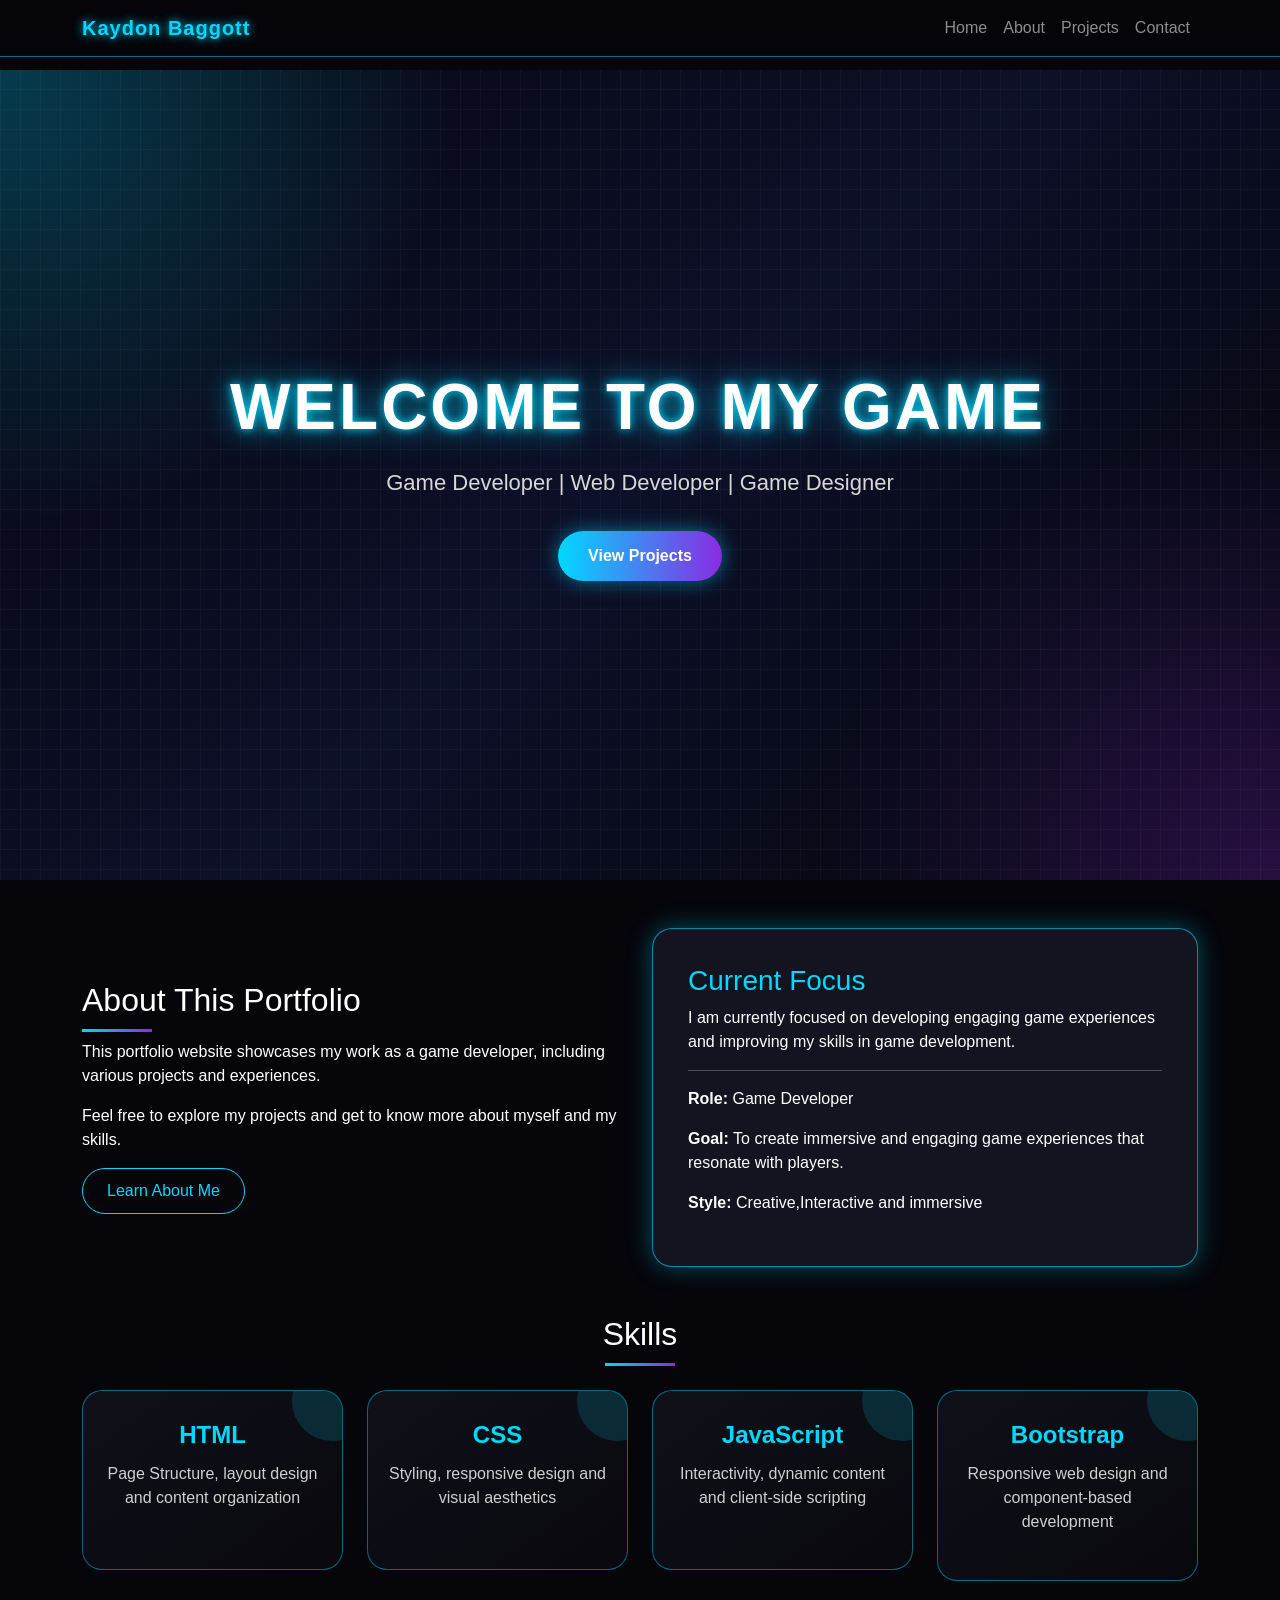
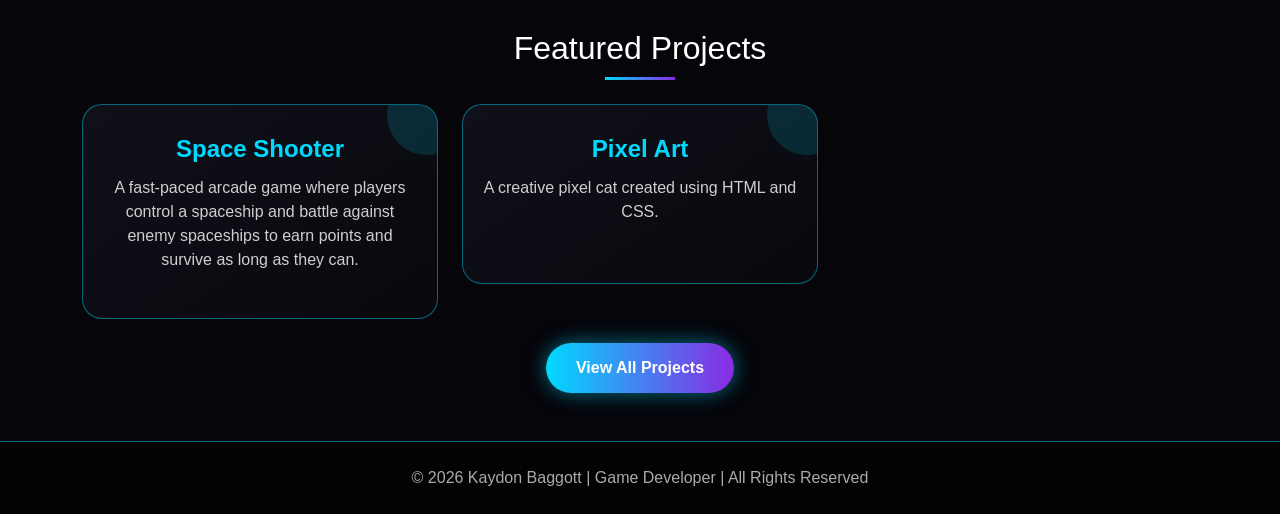
<file: index.html>
<!DOCTYPE html>

<html>
    <head>
        <meta charset="utf-8">
        <meta http-equiv="X-UA-Compatible" content="IE=edge">

        <title>Kaydon Baggott | Game Developer Portfolio</title>

        <meta name="description" content="Portfolio of Kaydon Baggott">

        <meta name="viewport" content="width=device-width, initial-scale=1">

         <!-- Bootstrap Reference --> 

        <link href="https://cdn.jsdelivr.net/npm/bootstrap@5.3.3/dist/css/bootstrap.min.css" rel="stylesheet">

        <!--CSS Reference -->

        <link rel="stylesheet" href="style.css">

        <!--JavaScript Reference-->

        <script src="script.js" defer></script>

        <!--Scroll To Top Button-->

        <button id="top-button" type="button">&uArr;</button>

    </head>

    <body>

        <!-- Navigation Bar -->

        <nav class="navbar navbar-expand-lg navbar-dark fixed-top custom-navbar">

            <div class="container">

                <a class="navbar-brand" href="index.html">Kaydon Baggott</a>

                <button class="navbar-toggler" type="button" data-bs-toggle="collapse" data-bs-target="#navbarNav">

                    <span class="navbar-toggler-icon"></span>

                </button>

                <div class="collapse navbar-collapse" id="navbarNav">

                    <ul class="navbar-nav ms-auto">

                        <li class="nav-item">
                            <a class="nav-link" href="index.html">Home</a>
                        </li>

                        <li class="nav-item">
                            <a class="nav-link" href="about.html">About</a>
                        </li>

                        <li class="nav-item">
                            <a class="nav-link" href="projects.html">Projects</a>
                        </li>

                        <li class="nav-item">
                            <a class="nav-link" href="contact.html">Contact</a>
                        </li>

                    </ul>

                </div>

            </div>

        </nav>
        
    <!-- Hero Section -->

    <header class="hero-section d-flex align-items-center text-center reveal">

        <div class="container">

            <h1 class="small-heading">

                <span id="typing-text"></span>

            </h1>

            <p class="lead">Game Developer | Web Developer | Game Designer</p>

            <a href="projects.html" class="btn main-btn mt-3">View Projects</a>

        </div>

    </header>

    <!-- Introduction Section -->

     <section class="container my-5">

        <div class="row align-items-center g-4">

            <div class="col-md-6 reveal">

                <h2>About This Portfolio</h2>

                <p>This portfolio website showcases my work as a game developer, including various projects and experiences.</p>

                <p>Feel free to explore my projects and get to know more about myself and my skills.</p>

                <a href="about.html" class="btn outline-btn">Learn About Me</a>

            </div>

            <div class="col-md-6 reveal">

                <div class="info-box">

                    <h3>Current Focus</h3>

                    <p>I am currently focused on developing engaging game experiences and improving my skills in game development.</p>

                    <hr>

                    <p><strong>Role:</strong> Game Developer</p>

                    <p><strong>Goal:</strong> To create immersive and engaging game experiences that resonate with players.</p>

                    <p><strong>Style:</strong> Creative,Interactive and immersive</p>

                </div>

            </div>
        </div>

     </section>

     <!--Skills Section-->

     <section class="container my-5 reveal">

        <h2 class="text-center mb-4">Skills</h2>

        <div class="row g-4">

            <div class="col-md-3">

                <div class="skill-card">

                    <h4>HTML</h4>

                    <p>Page Structure, layout design and content organization</p>

                </div>

            </div>

            <div class="col-md-3">

                <div class="skill-card">

                    <h4>CSS</h4>

                    <p>Styling, responsive design and visual aesthetics</p>

                </div>

            </div>

            <div class="col-md-3">

                <div class="skill-card">

                    <h4>JavaScript</h4>

                    <p>Interactivity, dynamic content and client-side scripting</p>

                </div>

            </div>

            <div class="col-md-3">

                <div class="skill-card">

                    <h4>Bootstrap</h4>

                    <p>Responsive web design and component-based development</p>

                </div>

            </div>

        </div>

    </section>

    <!--Projects Section -->

    <section class="container my-5">

        <h2 class="text-center mb-4">Featured Projects</h2>

        <div class="row g-4">

            <div class="col-md-4">

                <div class="skill-card">

                    <h4>Space Shooter</h4>

                    <p>A fast-paced arcade game where players control a spaceship and battle against enemy spaceships to earn points and survive as long as they can.</p>

                </div>

            </div>

            <div class="col-md-4">

                <div class="skill-card">

                    <h4>Pixel Art</h4>

                    <p>A creative pixel cat created using HTML and CSS.</p>

                </div>

            </div>

        </div>

        <div class="text-center mt-4">

            <a href="projects.html" class="btn main-btn">View All Projects</a>

        </div>

    </section>

    <!--Footer-->

    <footer class="text-center py-4">

        <p>&copy; 2026 Kaydon Baggott | Game Developer | All Rights Reserved</p>

    </footer>

<!--Bootstrap Reference-->

    <script src="https://cdn.jsdelivr.net/npm/bootstrap@5.3.3/dist/js/bootstrap.bundle.min.js"></script>
    
</body>

</html>
</file>
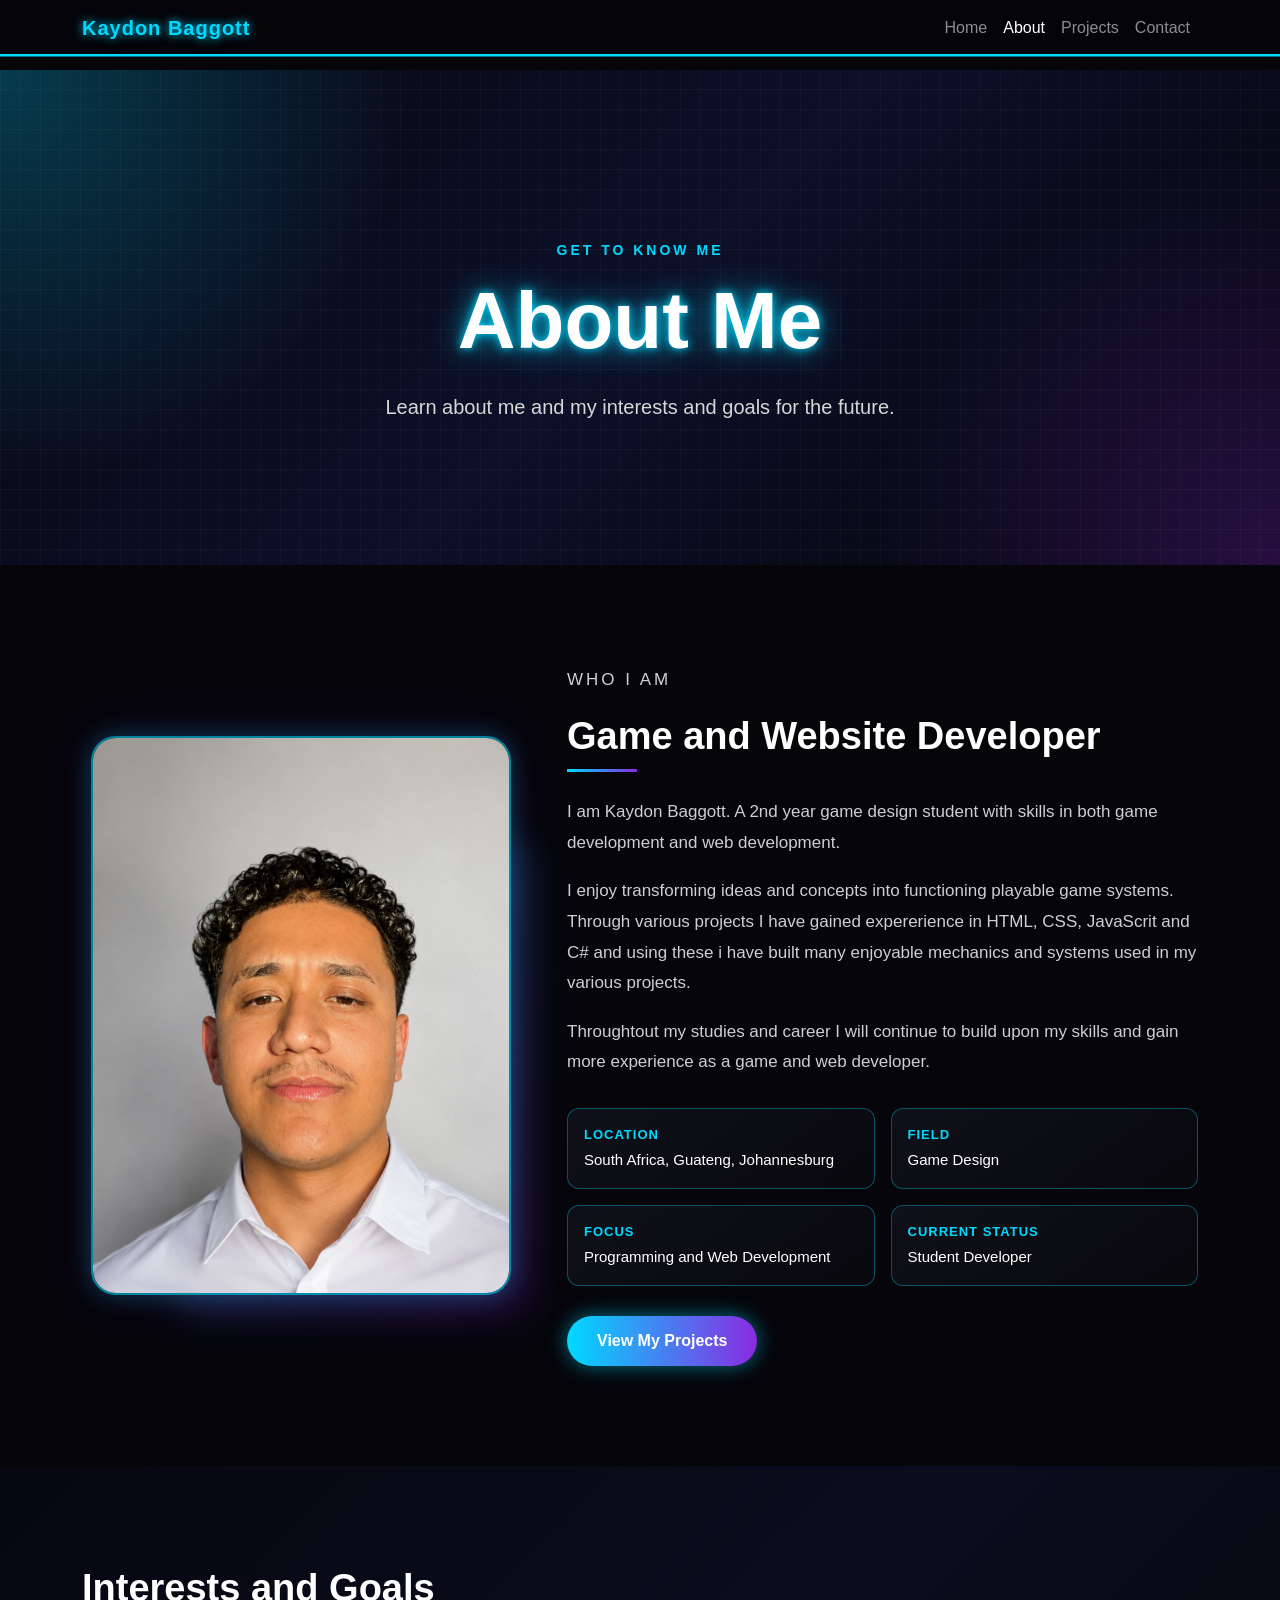
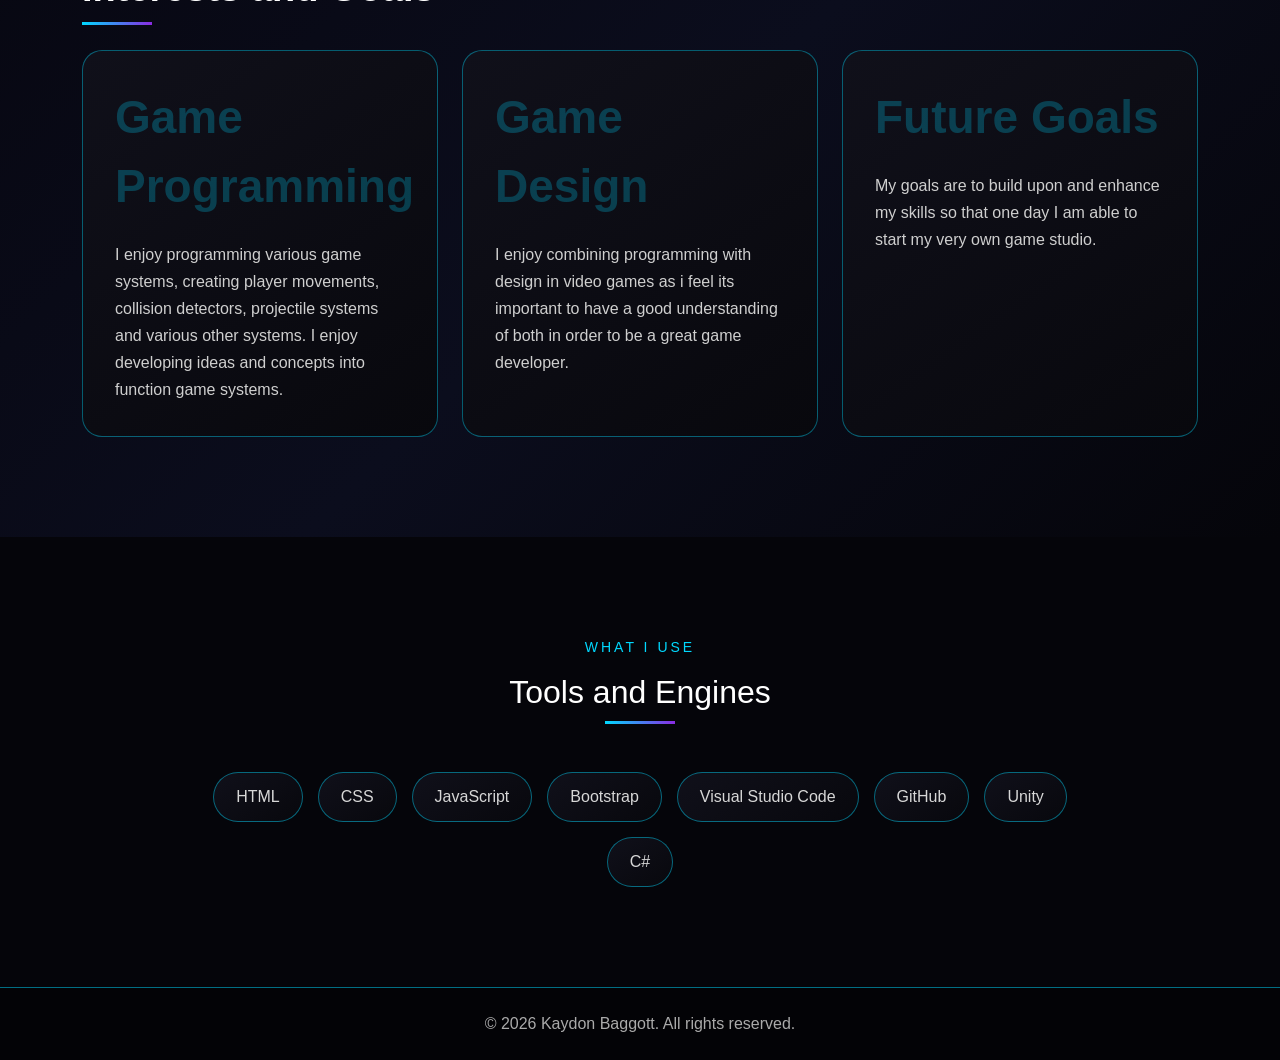
<file: about.html>
<!DOCTYPE html>

<html lang="en">

<head>

    <meta charset="UTF-8">
    
    <meta name="viewport" content="width=device-width, initial-scale=1.0">

    <title>About | Kaydon Baggott</title>

    <!-- Bootstrap Reference -->

    <link href="https://cdn.jsdelivr.net/npm/bootstrap@5.3.3/dist/css/bootstrap.min.css"rel="stylesheet" >

    <!-- CSS Reference -->

    <link rel="stylesheet" href="style.css">

    <!--JavaScript Reference-->

    <script src="script.js" defer></script>

    <!--Scroll To Top Button-->

    <button id="top-button" type="button">&uArr;</button>

</head>

<body>

    <!-- Navigation Bar -->

    <nav class="navbar navbar-expand-lg navbar-dark fixed-top custom-navbar">

        <div class="container">

            <a class="navbar-brand" href="index.html">
                Kaydon Baggott
            </a>

            <button
                class="navbar-toggler"
                type="button"
                data-bs-toggle="collapse"
                data-bs-target="#navbarNav"
                aria-controls="navbarNav"
                aria-expanded="false"
                aria-label="Toggle navigation"
            >
                <span class="navbar-toggler-icon"></span>
            </button>

            <div class="collapse navbar-collapse" id="navbarNav">

                <ul class="navbar-nav ms-auto">

                    <li class="nav-item">

                        <a class="nav-link" href="index.html">
                            Home
                        </a>
                    </li>

                    <li class="nav-item">

                        <a class="nav-link active" href="about.html">
                            About
                        </a>
                    </li>

                    <li class="nav-item">

                        <a class="nav-link" href="projects.html">
                            Projects
                        </a>
                    </li>

                    <li class="nav-item">

                        <a class="nav-link" href="contact.html">
                            Contact
                        </a>
                    </li>

                </ul>

            </div>
        </div>
    </nav>


    <main>

        <!-- About Hero Section -->

        <section class="about-hero reveal">

            <div class="container">

                <p class="about-label">Get to Know Me</p>

                <h1>About Me</h1>

                <p class="about-introduction">
                   Learn about me and my interests and goals for the future.
                </p>

            </div>

        </section>


        <!-- About Section Main -->

        <section class="about-section reveal">

            <div class="container">

                <div class="row align-items-center g-5">

                    <!-- Portrait Image -->

                    <div class="col-lg-5">

                        <div class="about-image-container">

                            <img

                                src="Videos/Portrait.png"

                                alt="Kaydon Baggott"

                                class="about-image"
                            >

                            <div class="image-glow"></div>

                        </div>

                    </div>


                    <!-- About Text Section -->

                    <div class="col-lg-7 reveal">

                        <div class="about-content">

                            <p class="small-heading">Who I Am</p>

                            <h2>Game and Website Developer</h2>

                            <p>
                                I am Kaydon Baggott. A 2nd year game design student
                                with skills in both game development and web development.
                            </p>

                            <p>
                               I enjoy transforming ideas and concepts 
                                into functioning playable game systems. 
                                Through various projects I have gained expererience 
                                in HTML, CSS, JavaScrit and C# and using these i have built
                                many enjoyable mechanics and systems used in my various projects.
                            </p>

                            <p>
                                Throughtout my studies and career
                                I will continue to build upon my skills
                                and gain more experience as a game and web developer.
                            </p>

                            <div class="about-details reveal">

                                <div class="about-detail">

                                    <span class="detail-title">Location</span>

                                    <span class="detail-text">
                                        South Africa, Guateng, Johannesburg
                                    </span>

                                </div>

                                <div class="about-detail">

                                    <span class="detail-title">Field</span>

                                    <span class="detail-text">
                                        Game Design
                                    </span>

                                </div>

                                <div class="about-detail">

                                    <span class="detail-title">Focus</span>

                                    <span class="detail-text">
                                        Programming and Web Development
                                    </span>

                                </div>

                                <div class="about-detail">

                                    <span class="detail-title">Current Status</span>

                                    <span class="detail-text">
                                        Student Developer
                                    </span>
                                    
                                </div>

                            </div>

                            <a href="projects.html" class="btn main-btn">
                                View My Projects
                            </a>

                        </div>

                    </div>

                </div>

            </div>

        </section>


        <!-- Interests and Goals Section -->

        <section class="about-cards-section reveal">

            <div class="container">

                <div class="about-content">
                    <h2> Interests and Goals </h2>
                </div>

                <div class="row g-4">

                    <div class="col-md-6 col-lg-4">

                        <div class="about-card">

                            <div class="about-card-number"> Game Programming </div>

                            <p>
                                I enjoy programming various game systems,
                                creating player movements, collision detectors,
                                projectile systems and various other systems.
                                I enjoy developing ideas and concepts into function game systems.
                            </p>

                        </div>

                    </div>

                    <div class="col-md-6 col-lg-4">

                        <div class="about-card">

                            <div class="about-card-number"> Game Design </div>

                            <p>
                                I enjoy combining programming with design in video games
                                as i feel its important to have a good understanding of both
                                in order to be a great game developer.
                            </p>

                        </div>

                    </div>

                    <div class="col-md-6 col-lg-4">

                        <div class="about-card">

                            <div class="about-card-number"> Future Goals </div>

                            <p>
                                My goals are to build upon and enhance my skills
                                so that one day I am able to start my very own
                                game studio. 
                            </p>

                        </div>

                    </div>

                </div>

            </div>

        </section>


        <!-- Tools and Engines Section -->

        <section class="tools-section">

            <div class="container">

                <div class="text-center mb-5">

                    <p class="small-heading">What I Use</p>

                    <h2 class="text-center">
                        Tools and Engines
                    </h2>

                </div>

                <div class="tools-list reveal">

                    <span>HTML</span>
                    <span>CSS</span>
                    <span>JavaScript</span>
                    <span>Bootstrap</span>
                    <span>Visual Studio Code</span>
                    <span>GitHub</span>
                    <span>Unity</span>
                    <span>C#</span>
                    
                </div>

            </div>

        </section>

    </main>

<!--Footer Section-->

    <footer class="text-center py-4">

        <p>
            &copy; 2026 Kaydon Baggott. All rights reserved.
        </p>

    </footer>

<!--Bootstrap Reference-->

    <script>
        src="https://cdn.jsdelivr.net/npm/bootstrap@5.3.3/dist/js/bootstrap.bundle.min.js"
    </script>

</body>
</html>
</file>
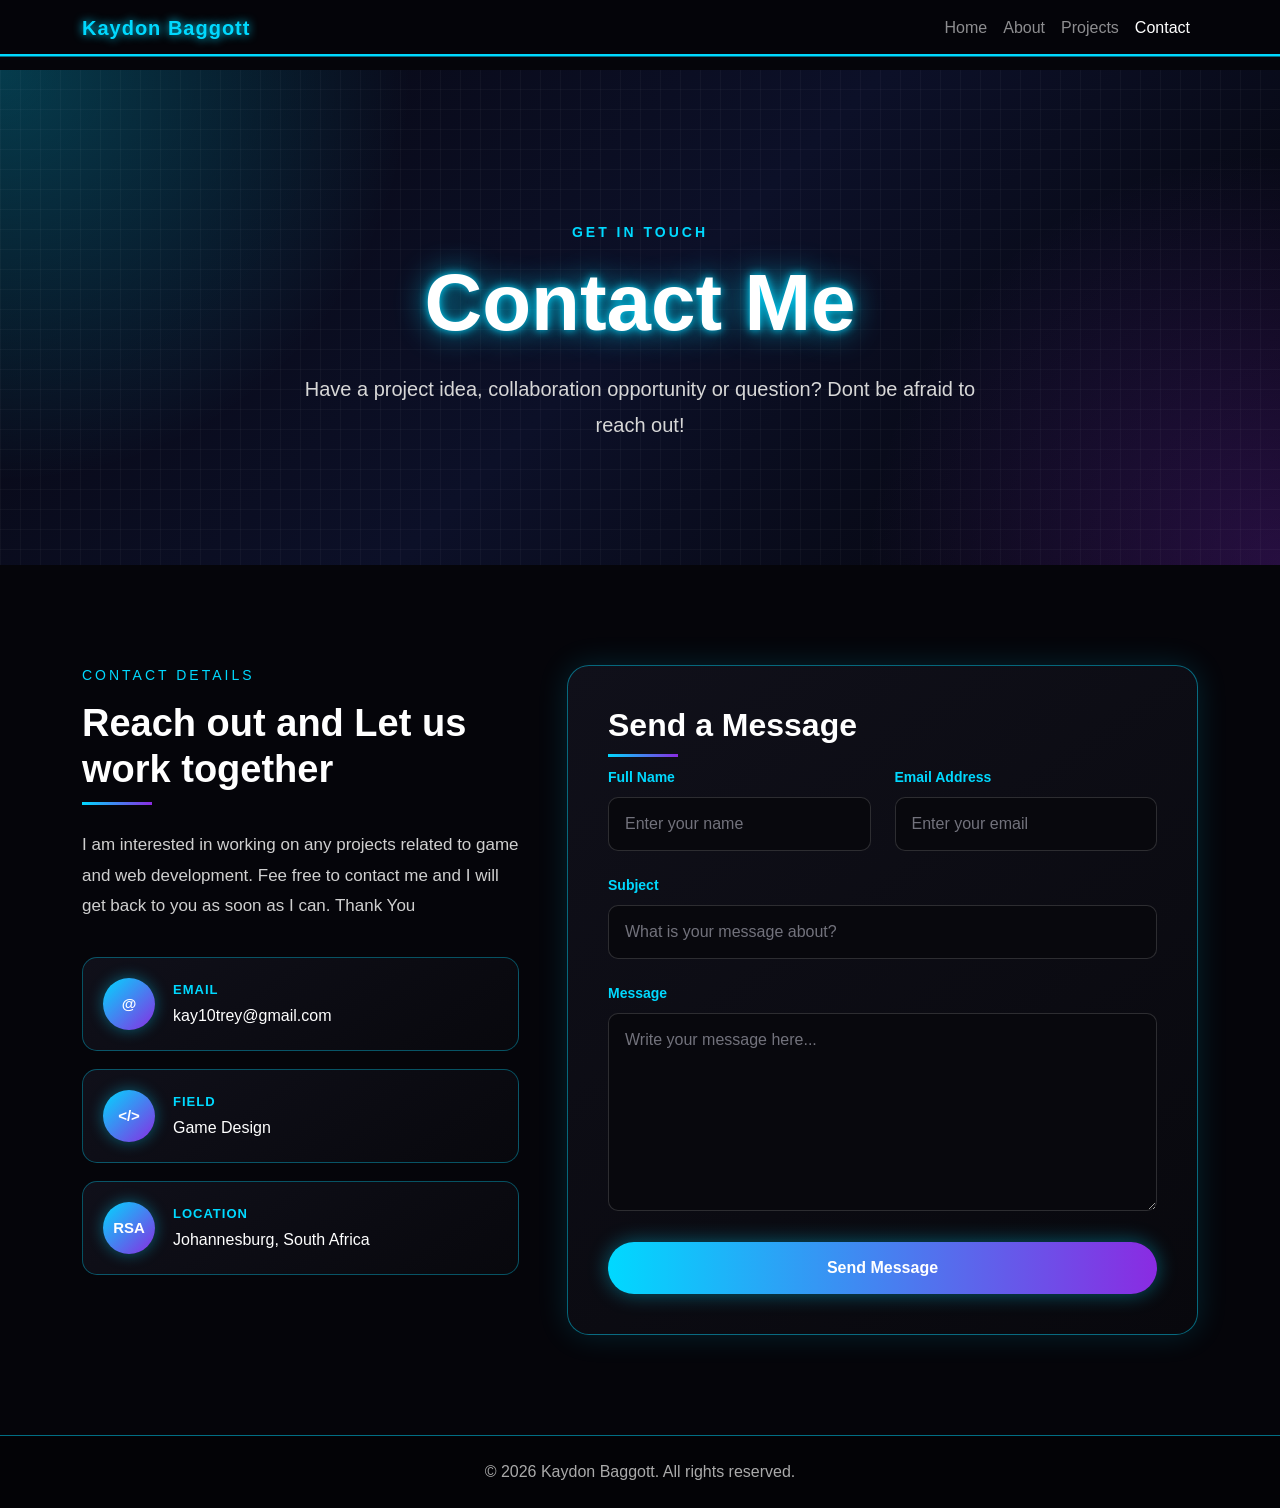
<file: contact.html>
<!DOCTYPE html>

<html lang="en">

<head>
    <meta charset="UTF-8">

    <meta
        name="viewport" content="width=device-width, initial-scale=1.0" >

    <title>Contact | Kaydon Baggott</title>

    <!-- Bootstrap Reference -->

    <link href="https://cdn.jsdelivr.net/npm/bootstrap@5.3.3/dist/css/bootstrap.min.css" rel="stylesheet" >

    <!-- CSS Reference -->

    <link rel="stylesheet" href="style.css">

    <!--JavaScript Reference-->

    <script src="script.js" defer></script>

    <!--Scroll To Top Button-->

    <button id="top-button" type="button"> &uArr; </button>

</head>

<body>

    <!-- Navigation Bar -->

    <nav class="navbar navbar-expand-lg navbar-dark fixed-top custom-navbar">

        <div class="container">

            <a class="navbar-brand" href="index.html">
                Kaydon Baggott
            </a>

            <button
                class="navbar-toggler"
                type="button"
                data-bs-toggle="collapse"
                data-bs-target="#navbarNav"
                aria-controls="navbarNav"
                aria-expanded="false"
                aria-label="Toggle navigation"
            >
                <span class="navbar-toggler-icon"></span>

            </button>

            <div class="collapse navbar-collapse" id="navbarNav">

                <ul class="navbar-nav ms-auto">

                    <li class="nav-item">
                        <a class="nav-link" href="index.html">
                            Home
                        </a>
                    </li>

                    <li class="nav-item">
                        <a class="nav-link" href="about.html">
                            About
                        </a>
                    </li>

                    <li class="nav-item">
                        <a class="nav-link" href="projects.html">
                            Projects
                        </a>
                    </li>

                    <li class="nav-item">
                        <a class="nav-link active" href="contact.html">
                            Contact
                        </a>
                    </li>

                </ul>

            </div>

        </div>

    </nav>


    <main>

        <!-- Contact Hero Section -->
        <section class="contact-hero">

            <div class="container">

                <p class="contact-label">
                    Get in Touch
                </p>

                <h1>Contact Me</h1>

                <p class="contact-introduction">
                    Have a project idea, collaboration opportunity or question?
                    Dont be afraid to reach out!
                </p>

            </div>

        </section>


        <!-- Contact Section -->
        <section class="contact-section reveal">

            <div class="container">

                <div class="row g-5">

                    <!-- Contact Details -->
                    <div class="col-lg-5">

                        <div class="contact-information">

                            <p class="small-heading">
                                Contact Details
                            </p>

                            <h2>Reach out and Let us work together</h2>

                            <p class="contact-description">
                                I am interested in working on any projects 
                                related to game and web development.
                                Fee free to contact me and I will get back to you as soon
                                as I can. Thank You
                            </p>

                            <!--Contact Email-->

                            <div class="contact-detail-card reveal">

                                <div class="contact-icon">
                                    @
                                </div>

                                <div>
                                    <p class="contact-detail-title">
                                        Email
                                    </p>

                                    <a
                                        href="mailto:kaydon.baggot@gmail.com"
                                        class="contact-detail-link"
                                    >
                                        kay10trey@gmail.com
                                    </a>
                                </div>

                            </div>

                            <!--My Field-->

                            <div class="contact-detail-card reveal">

                                <div class="contact-icon">
                                    &lt;/&gt;
                                </div>

                                <div>
                                    <p class="contact-detail-title">
                                        Field
                                    </p>

                                    <p class="contact-detail-text">
                                        Game Design
                                    </p>
                                </div>

                            </div>

                            <!--My Location-->
                            <div class="contact-detail-card reveal">

                                <div class="contact-icon">
                                    RSA
                                </div>

                                <div>
                                    <p class="contact-detail-title">
                                        Location
                                    </p>

                                    <p class="contact-detail-text">
                                        Johannesburg, South Africa
                                    </p>
                                </div>

                            </div>

                        </div>

                    </div>


                    <!-- Contact Form -->

                    <div class="col-lg-7 reveal">

                        <div class="contact-form-container">

                            <h2>Send a Message</h2>

                            <form
                                class="contact-form"
                                action="mailto:kaydon.baggot@gmail.com"
                                method="post"
                                enctype="text/plain"
                            >

                                <div class="row g-4">

                                    <div class="col-md-6">

                                        <label for="name">
                                            Full Name
                                        </label>

                                        <input
                                            type="text"
                                            id="name"
                                            name="Name"
                                            placeholder="Enter your name"
                                            required
                                        >

                                    </div>


                                    <div class="col-md-6">

                                        <label for="email">
                                            Email Address
                                        </label>

                                        <input
                                            type="email"
                                            id="email"
                                            name="Email"
                                            placeholder="Enter your email"
                                            required
                                        >

                                    </div>


                                    <div class="col-12">

                                        <label for="subject">
                                            Subject
                                        </label>

                                        <input
                                            type="text"
                                            id="subject"
                                            name="Subject"
                                            placeholder="What is your message about?"
                                            required
                                        >

                                    </div>


                                    <div class="col-12">

                                        <label for="message">
                                            Message
                                        </label>

                                        <textarea
                                            id="message"
                                            name="Message"
                                            rows="7"
                                            placeholder="Write your message here..."
                                            required
                                        ></textarea>

                                    </div>


                                    <div class="col-12">

                                        <button
                                            type="submit"
                                            class="contact-submit-button"
                                        >
                                            Send Message
                                        </button>

                                    </div>

                                </div>

                            </form>

                        </div>

                    </div>

                </div>

            </div>

        </section>

    </main>

<!--Footer Section-->

    <footer class="text-center py-4">

        <p>
            &copy; 2026 Kaydon Baggott. All rights reserved.
        </p>

    </footer>

<!--Bootstrap Reference-->

    <script
        src="https://cdn.jsdelivr.net/npm/bootstrap@5.3.3/dist/js/bootstrap.bundle.min.js">
    </script>

</body>

</html>
</file>
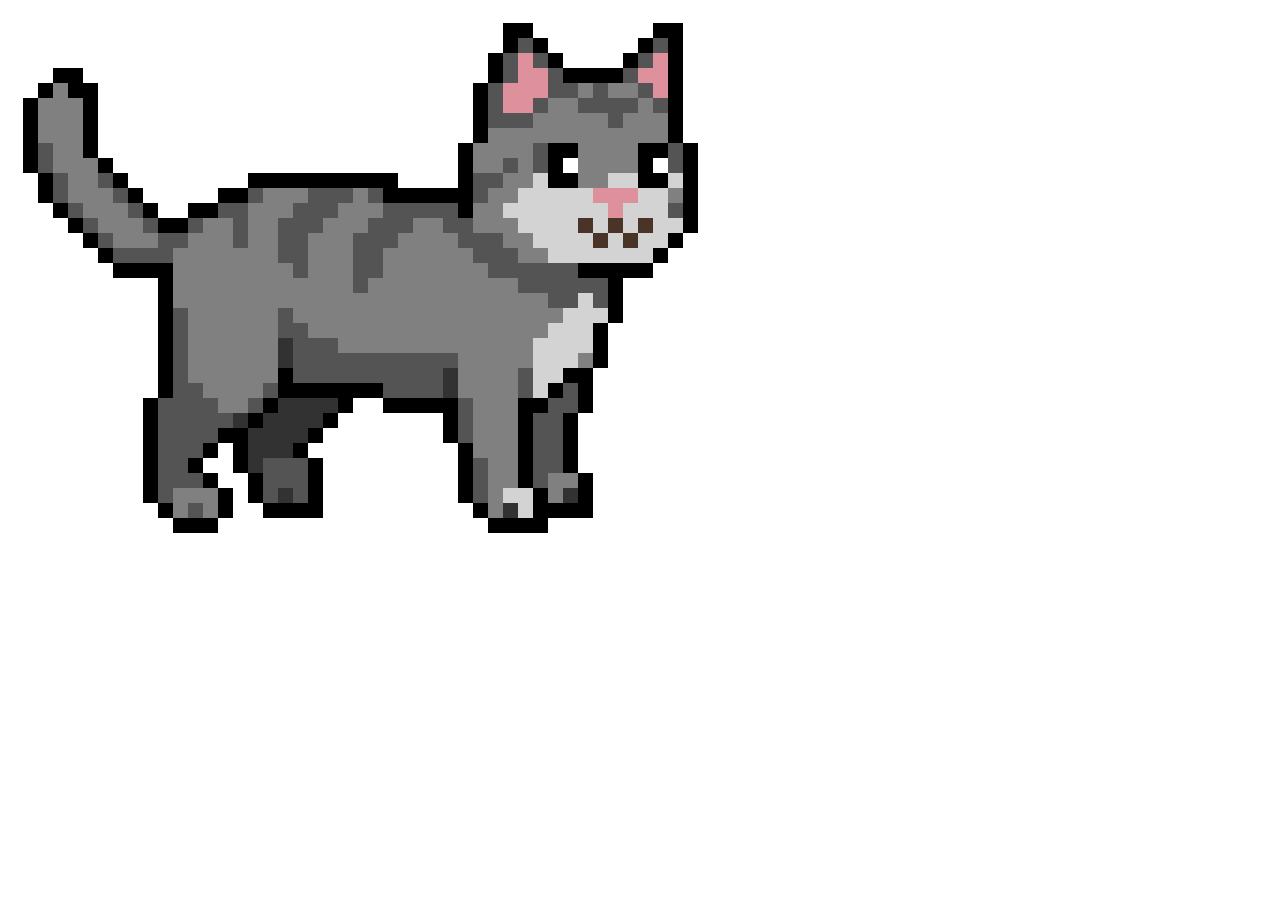
<file: pixelart.html>
<!DOCTYPE html>
<html>
    <head>
            <link rel="stylesheet" href="pixelartstyle.css">
    </head>
    <body>
        <div class = "pixel-art">
            <div class = "row">
                <div class = "pixel white"></div>
                <div class = "pixel white"></div>
                <div class = "pixel white"></div>
                <div class = "pixel white"></div>
                <div class = "pixel white"></div>
                <div class = "pixel white"></div>
                <div class = "pixel white"></div>
                <div class = "pixel white"></div>
                <div class = "pixel white"></div>
                <div class = "pixel white"></div>
                <div class = "pixel white"></div>
                <div class = "pixel white"></div>
                <div class = "pixel white"></div>
                <div class = "pixel white"></div>
                <div class = "pixel white"></div>
                <div class = "pixel white"></div>
                <div class = "pixel white"></div>
                <div class = "pixel white"></div>
                <div class = "pixel white"></div>
                <div class = "pixel white"></div>
                <div class = "pixel white"></div>
                <div class = "pixel white"></div>
                <div class = "pixel white"></div>
                <div class = "pixel white"></div>
                <div class = "pixel white"></div>
                <div class = "pixel white"></div>
                <div class = "pixel white"></div>
                <div class = "pixel white"></div>
                <div class = "pixel white"></div>
                <div class = "pixel white"></div>
                <div class = "pixel white"></div>
                <div class = "pixel white"></div>
                <div class = "pixel white"></div>
                <div class = "pixel white"></div>
                <div class = "pixel white"></div>
                <div class = "pixel white"></div>
                <div class = "pixel white"></div>
                <div class = "pixel white"></div>
                <div class = "pixel white"></div>
                <div class = "pixel white"></div>
                <div class = "pixel white"></div>
                <div class = "pixel white"></div>
                <div class = "pixel white"></div>
                <div class = "pixel white"></div>
                <div class = "pixel white"></div>
                <div class = "pixel white"></div>
            </div>
    <!-- Row 2 -->
            <div class = "row">
                <div class = "pixel white"></div>
                <div class = "pixel white"></div>
                <div class = "pixel white"></div>
                <div class = "pixel white"></div>
                <div class = "pixel white"></div>
                <div class = "pixel white"></div>
                <div class = "pixel white"></div>
                <div class = "pixel white"></div>
                <div class = "pixel white"></div>
                <div class = "pixel white"></div>
                <div class = "pixel white"></div>
                <div class = "pixel white"></div>
                <div class = "pixel white"></div>
                <div class = "pixel white"></div>
                <div class = "pixel white"></div>
                <div class = "pixel white"></div>
                <div class = "pixel white"></div>
                <div class = "pixel white"></div>
                <div class = "pixel white"></div>
                <div class = "pixel white"></div>
                <div class = "pixel white"></div>
                <div class = "pixel white"></div>
                <div class = "pixel white"></div>
                <div class = "pixel white"></div>
                <div class = "pixel white"></div>
                <div class = "pixel white"></div>
                <div class = "pixel white"></div>
                <div class = "pixel white"></div>
                <div class = "pixel white"></div>
                <div class = "pixel white"></div>
                <div class = "pixel white"></div>
                <div class = "pixel white"></div>
                <div class = "pixel white"></div>
                <div class = "pixel black ear3"></div>
                <div class = "pixel black ear3"></div>
                <div class = "pixel white"></div>
                <div class = "pixel white"></div>
                <div class = "pixel white"></div>
                <div class = "pixel white"></div>
                <div class = "pixel white"></div>
                <div class = "pixel white"></div>
                <div class = "pixel white"></div>
                <div class = "pixel white"></div>
                <div class = "pixel black ear3"></div>
                <div class = "pixel black ear3"></div>
                <div class = "pixel white"></div>
            </div>

<!-- Row3 -->
            <div class = "row">
                <div class = "pixel white"></div>
                <div class = "pixel white"></div>
                <div class = "pixel white"></div>
                <div class = "pixel white"></div>
                <div class = "pixel white"></div>
                <div class = "pixel white"></div>
                <div class = "pixel white"></div>
                <div class = "pixel white"></div>
                <div class = "pixel white"></div>
                <div class = "pixel white"></div>
                <div class = "pixel white"></div>
                <div class = "pixel white"></div>
                <div class = "pixel white"></div>
                <div class = "pixel white"></div>
                <div class = "pixel white"></div>
                <div class = "pixel white"></div>
                <div class = "pixel white"></div>
                <div class = "pixel white"></div>
                <div class = "pixel white"></div>
                <div class = "pixel white"></div>
                <div class = "pixel white"></div>
                <div class = "pixel white"></div>
                <div class = "pixel white"></div>
                <div class = "pixel white"></div>
                <div class = "pixel white"></div>
                <div class = "pixel white"></div>
                <div class = "pixel white"></div>
                <div class = "pixel white"></div>
                <div class = "pixel white"></div>
                <div class = "pixel white"></div>
                <div class = "pixel white"></div>
                <div class = "pixel white"></div>
                <div class = "pixel white"></div>
                <div class = "pixel black ear2"></div>
                <div class = "pixel darkgrey dissapear"></div>
                <div class = "pixel black ear2"></div>
                <div class = "pixel white"></div>
                <div class = "pixel white"></div>
                <div class = "pixel white"></div>
                <div class = "pixel white "></div>
                <div class = "pixel white"></div>
                <div class = "pixel white"></div>
                <div class = "pixel black ear2"></div>
                <div class = "pixel darkgrey dissapear"></div>
                <div class = "pixel black ear2"></div>
                <div class = "pixel white"></div>
            </div>
<!-- Row 4 -->
            <div class = "row">
                <div class = "pixel white"></div>
                <div class = "pixel white"></div>
                <div class = "pixel white"></div>
                <div class = "pixel white"></div>
                <div class = "pixel white"></div>
                <div class = "pixel white"></div>
                <div class = "pixel white"></div>
                <div class = "pixel white"></div>
                <div class = "pixel white"></div>
                <div class = "pixel white"></div>
                <div class = "pixel white"></div>
                <div class = "pixel white"></div>
                <div class = "pixel white"></div>
                <div class = "pixel white"></div>
                <div class = "pixel white"></div>
                <div class = "pixel white"></div>
                <div class = "pixel white"></div>
                <div class = "pixel white"></div>
                <div class = "pixel white"></div>
                <div class = "pixel white"></div>
                <div class = "pixel white"></div>
                <div class = "pixel white"></div>
                <div class = "pixel white"></div>
                <div class = "pixel white"></div>
                <div class = "pixel white"></div>
                <div class = "pixel white"></div>
                <div class = "pixel white"></div>
                <div class = "pixel white"></div>
                <div class = "pixel white"></div>
                <div class = "pixel white"></div>
                <div class = "pixel white"></div>
                <div class = "pixel white"></div>
                <div class = "pixel black ear1"></div>
                <div class = "pixel darkgrey dissapear"></div>
                <div class = "pixel pink dissapear"></div>
                <div class = "pixel darkgrey dissapear"></div>
                <div class = "pixel black ear1"></div>
                <div class = "pixel white"></div>
                <div class = "pixel white"></div>
                <div class = "pixel white"></div>
                <div class = "pixel white"></div>
                <div class = "pixel black ear1"></div>
                <div class = "pixel darkgrey dissapear"></div>
                <div class = "pixel pink dissapear"></div>
                <div class = "pixel black ear1"></div>
                <div class = "pixel white"></div>
            </div>
<!-- Row 5 --> 
            <div class = "row">
                <div class = "pixel white"></div>
                <div class = "pixel white"></div>
                <div class = "pixel white"></div>
                <div class = "pixel black tail"></div>
                <div class = "pixel black tail"></div>
                <div class = "pixel white"></div>
                <div class = "pixel white"></div>
                <div class = "pixel white"></div>
                <div class = "pixel white"></div>
                <div class = "pixel white"></div>
                <div class = "pixel white"></div>
                <div class = "pixel white"></div>
                <div class = "pixel white"></div>
                <div class = "pixel white"></div>
                <div class = "pixel white"></div>
                <div class = "pixel white"></div>
                <div class = "pixel white"></div>
                <div class = "pixel white"></div>
                <div class = "pixel white"></div>
                <div class = "pixel white heart"></div>
                <div class = "pixel white heart"></div>
                <div class = "pixel white"></div>
                <div class = "pixel white heart"></div>
                <div class = "pixel white heart"></div>
                <div class = "pixel white"></div>
                <div class = "pixel white"></div>
                <div class = "pixel white"></div>
                <div class = "pixel white"></div>
                <div class = "pixel white"></div>
                <div class = "pixel white"></div>
                <div class = "pixel white"></div>
                <div class = "pixel white"></div>
                <div class = "pixel black"></div>
                <div class = "pixel darkgrey"></div>
                <div class = "pixel pink changeEar"></div>
                <div class = "pixel pink changeEar"></div>
                <div class = "pixel darkgrey"></div>
                <div class = "pixel black"></div>
                <div class = "pixel black"></div>
                <div class = "pixel black"></div>
                <div class = "pixel black"></div>
                <div class = "pixel darkgrey"></div>
                <div class = "pixel pink changeEar"></div>
                <div class = "pixel pink changeEar"></div>
                <div class = "pixel black"></div>
                <div class = "pixel white"></div>
            </div>
<!-- Row 6 -->
            <div class = "row">
                <div class = "pixel white"></div>
                <div class = "pixel white"></div>
                <div class = "pixel black tail"></div>
                <div class = "pixel grey tail"></div>
                <div class = "pixel black tail"></div>
                <div class = "pixel black tail"></div>
                <div class = "pixel white"></div>
                <div class = "pixel white"></div>
                <div class = "pixel white"></div>
                <div class = "pixel white"></div>
                <div class = "pixel white"></div>
                <div class = "pixel white"></div>
                <div class = "pixel white"></div>
                <div class = "pixel white"></div>
                <div class = "pixel white"></div>
                <div class = "pixel white"></div>
                <div class = "pixel white"></div>
                <div class = "pixel white"></div>
                <div class = "pixel white heart"></div>
                <div class = "pixel white heart"></div>
                <div class = "pixel white heart"></div>
                <div class = "pixel white heart"></div>
                <div class = "pixel white heart"></div>
                <div class = "pixel white heart"></div>
                <div class = "pixel white heart"></div>
                <div class = "pixel white"></div>
                <div class = "pixel white"></div>
                <div class = "pixel white"></div>
                <div class = "pixel white"></div>
                <div class = "pixel white"></div>
                <div class = "pixel white"></div>
                <div class = "pixel black"></div>
                <div class = "pixel darkgrey"></div>
                <div class = "pixel pink changeEar"></div>
                <div class = "pixel pink changeEar"></div>
                <div class = "pixel pink changeEar"></div>
                <div class = "pixel darkgrey"></div>
                <div class = "pixel darkgrey"></div>
                <div class = "pixel grey"></div>
                <div class = "pixel darkgrey"></div>
                <div class = "pixel grey"></div>
                <div class = "pixel grey"></div>
                <div class = "pixel darkgrey"></div>
                <div class = "pixel pink changeEar"></div>
                <div class = "pixel black"></div>
                <div class = "pixel white"></div>
            </div>
<!-- Row 7 -->
            <div class = "row">
                <div class = "pixel white"></div>
                <div class = "pixel black tail"></div>
                <div class = "pixel grey tail"></div>
                <div class = "pixel grey tail"></div>
                <div class = "pixel grey tail"></div>
                <div class = "pixel black tail"></div>
                <div class = "pixel white"></div>
                <div class = "pixel white"></div>
                <div class = "pixel white"></div>
                <div class = "pixel white"></div>
                <div class = "pixel white"></div>
                <div class = "pixel white"></div>
                <div class = "pixel white"></div>
                <div class = "pixel white"></div>
                <div class = "pixel white"></div>
                <div class = "pixel white"></div>
                <div class = "pixel white"></div>
                <div class = "pixel white"></div>
                <div class = "pixel white heart"></div>
                <div class = "pixel white heart"></div>
                <div class = "pixel white heart"></div>
                <div class = "pixel white heart"></div>
                <div class = "pixel white heart"></div>
                <div class = "pixel white heart"></div>
                <div class = "pixel white heart"></div>
                <div class = "pixel white"></div>
                <div class = "pixel white"></div>
                <div class = "pixel white"></div>
                <div class = "pixel white"></div>
                <div class = "pixel white"></div>
                <div class = "pixel white"></div>
                <div class = "pixel black"></div>
                <div class = "pixel darkgrey"></div>
                <div class = "pixel pink"></div>
                <div class = "pixel pink"></div>
                <div class = "pixel darkgrey"></div>
                <div class = "pixel grey"></div>
                <div class = "pixel grey"></div>
                <div class = "pixel darkgrey"></div>
                <div class = "pixel darkgrey"></div>
                <div class = "pixel darkgrey"></div>
                <div class = "pixel darkgrey"></div>
                <div class = "pixel grey"></div>
                <div class = "pixel darkgrey"></div>
                <div class = "pixel black"></div>
                <div class = "pixel white"></div>
            </div>
<!-- Row 8 -->
            <div class = "row">
                <div class = "pixel white"></div>
                <div class = "pixel black tail"></div>
                <div class = "pixel grey tail"></div>
                <div class = "pixel grey tail"></div>
                <div class = "pixel grey tail"></div>
                <div class = "pixel black tail"></div>
                <div class = "pixel white"></div>
                <div class = "pixel white"></div>
                <div class = "pixel white"></div>
                <div class = "pixel white"></div>
                <div class = "pixel white"></div>
                <div class = "pixel white"></div>
                <div class = "pixel white"></div>
                <div class = "pixel white"></div>
                <div class = "pixel white"></div>
                <div class = "pixel white"></div>
                <div class = "pixel white"></div>
                <div class = "pixel white"></div>
                <div class = "pixel white"></div>
                <div class = "pixel white heart"></div>
                <div class = "pixel white heart"></div>
                <div class = "pixel white heart"></div>
                <div class = "pixel white heart"></div>
                <div class = "pixel white heart"></div>
                <div class = "pixel white"></div>
                <div class = "pixel white"></div>
                <div class = "pixel white"></div>
                <div class = "pixel white"></div>
                <div class = "pixel white"></div>
                <div class = "pixel white"></div>
                <div class = "pixel white"></div>
                <div class = "pixel black"></div>
                <div class = "pixel darkgrey"></div>
                <div class = "pixel darkgrey"></div>
                <div class = "pixel darkgrey"></div>
                <div class = "pixel grey"></div>
                <div class = "pixel grey"></div>
                <div class = "pixel grey"></div>
                <div class = "pixel grey"></div>
                <div class = "pixel grey"></div>
                <div class = "pixel darkgrey"></div>
                <div class = "pixel grey"></div>
                <div class = "pixel grey"></div>
                <div class = "pixel grey"></div>
                <div class = "pixel black"></div>
                <div class = "pixel white"></div>
            </div>
<!-- Row 9 -->
            <div class = "row">
                <div class = "pixel white"></div>
                <div class = "pixel black tail"></div>
                <div class = "pixel grey tail"></div>
                <div class = "pixel grey tail"></div>
                <div class = "pixel grey tail"></div>
                <div class = "pixel black tail"></div>
                <div class = "pixel white"></div>
                <div class = "pixel white"></div>
                <div class = "pixel white"></div>
                <div class = "pixel white"></div>
                <div class = "pixel white"></div>
                <div class = "pixel white"></div>
                <div class = "pixel white"></div>
                <div class = "pixel white"></div>
                <div class = "pixel white"></div>
                <div class = "pixel white"></div>
                <div class = "pixel white"></div>
                <div class = "pixel white"></div>
                <div class = "pixel white"></div>
                <div class = "pixel white"></div>
                <div class = "pixel white heart"></div>
                <div class = "pixel white heart"></div>
                <div class = "pixel white heart"></div>
                <div class = "pixel white"></div>
                <div class = "pixel white"></div>
                <div class = "pixel white"></div>
                <div class = "pixel white"></div>
                <div class = "pixel white"></div>
                <div class = "pixel white"></div>
                <div class = "pixel white"></div>
                <div class = "pixel white"></div>
                <div class = "pixel black"></div>
                <div class = "pixel grey"></div>
                <div class = "pixel grey"></div>
                <div class = "pixel grey"></div>
                <div class = "pixel grey"></div>
                <div class = "pixel grey"></div>
                <div class = "pixel grey"></div>
                <div class = "pixel grey"></div>
                <div class = "pixel grey"></div>
                <div class = "pixel grey"></div>
                <div class = "pixel grey"></div>
                <div class = "pixel grey"></div>
                <div class = "pixel grey"></div>
                <div class = "pixel black"></div>
                <div class = "pixel white"></div>
            </div>
<!-- Row 10 -->
            <div class = "row">
                <div class = "pixel white"></div>
                <div class = "pixel black tail"></div>
                <div class = "pixel darkgrey tail"></div>
                <div class = "pixel grey tail"></div>
                <div class = "pixel grey tail"></div>
                <div class = "pixel black tail"></div>
                <div class = "pixel white"></div>
                <div class = "pixel white"></div>
                <div class = "pixel white"></div>
                <div class = "pixel white"></div>
                <div class = "pixel white"></div>
                <div class = "pixel white"></div>
                <div class = "pixel white"></div>
                <div class = "pixel white"></div>
                <div class = "pixel white"></div>
                <div class = "pixel white"></div>
                <div class = "pixel white"></div>
                <div class = "pixel white"></div>
                <div class = "pixel white"></div>
                <div class = "pixel white"></div>
                <div class = "pixel white"></div>
                <div class = "pixel white heart"></div>
                <div class = "pixel white"></div>
                <div class = "pixel white"></div>
                <div class = "pixel white"></div>
                <div class = "pixel white"></div>
                <div class = "pixel white"></div>
                <div class = "pixel white"></div>
                <div class = "pixel white"></div>
                <div class = "pixel white"></div>
                <div class = "pixel black"></div>
                <div class = "pixel grey"></div>
                <div class = "pixel grey"></div>
                <div class = "pixel grey"></div>
                <div class = "pixel grey"></div>
                <div class = "pixel darkgrey"></div>
                <div class = "pixel black"></div>
                <div class = "pixel black"></div>
                <div class = "pixel grey"></div>
                <div class = "pixel grey"></div>
                <div class = "pixel grey"></div>
                <div class = "pixel grey"></div>
                <div class = "pixel black"></div>
                <div class = "pixel black"></div>
                <div class = "pixel darkgrey"></div>
                <div class = "pixel black"></div>
            </div>
<!-- Row 11 -->
            <div class = "row">
                <div class = "pixel white"></div>
                <div class = "pixel black tail"></div>
                <div class = "pixel darkgrey tail"></div>
                <div class = "pixel grey tail"></div>
                <div class = "pixel grey tail"></div>
                <div class = "pixel grey tail"></div>
                <div class = "pixel black tail"></div>
                <div class = "pixel white"></div>
                <div class = "pixel white"></div>
                <div class = "pixel white"></div>
                <div class = "pixel white"></div>
                <div class = "pixel white"></div>
                <div class = "pixel white"></div>
                <div class = "pixel white"></div>
                <div class = "pixel white"></div>
                <div class = "pixel white"></div>
                <div class = "pixel white"></div>
                <div class = "pixel white"></div>
                <div class = "pixel white"></div>
                <div class = "pixel white"></div>
                <div class = "pixel white"></div>
                <div class = "pixel white"></div>
                <div class = "pixel white"></div>
                <div class = "pixel white"></div>
                <div class = "pixel white"></div>
                <div class = "pixel white"></div>
                <div class = "pixel white"></div>
                <div class = "pixel white"></div>
                <div class = "pixel white"></div>
                <div class = "pixel white"></div>
                <div class = "pixel black"></div>
                <div class = "pixel grey"></div>
                <div class = "pixel grey"></div>
                <div class = "pixel darkgrey"></div>
                <div class = "pixel grey"></div>
                <div class = "pixel darkgrey"></div>
                <div class = "pixel black"></div>
                <div class = "pixel eye"></div>
                <div class = "pixel grey"></div>
                <div class = "pixel grey"></div>
                <div class = "pixel grey"></div>
                <div class = "pixel grey"></div>
                <div class = "pixel black"></div>
                <div class = "pixel white eye"></div>
                <div class = "pixel darkgrey"></div>
                <div class = "pixel black"></div>
            </div>
<!-- Row 12 -->
            <div class = "row">
                <div class = "pixel white"></div>
                <div class = "pixel white"></div>
                <div class = "pixel black tail"></div>
                <div class = "pixel darkgrey tail"></div>
                <div class = "pixel grey tail"></div>
                <div class = "pixel grey tail"></div>
                <div class = "pixel darkgrey tail"></div>
                <div class = "pixel black tail"></div>
                <div class = "pixel white"></div>
                <div class = "pixel white"></div>
                <div class = "pixel white"></div>
                <div class = "pixel white"></div>
                <div class = "pixel white"></div>
                <div class = "pixel white"></div>
                <div class = "pixel white"></div>
                <div class = "pixel white"></div>
                <div class = "pixel black"></div>
                <div class = "pixel black"></div>
                <div class = "pixel black"></div>
                <div class = "pixel black"></div>
                <div class = "pixel black"></div>
                <div class = "pixel black"></div>
                <div class = "pixel black"></div>
                <div class = "pixel black"></div>
                <div class = "pixel black"></div>
                <div class = "pixel black"></div>
                <div class = "pixel white"></div>
                <div class = "pixel white"></div>
                <div class = "pixel white"></div>
                <div class = "pixel white"></div>
                <div class = "pixel black"></div>
                <div class = "pixel darkgrey"></div>
                <div class = "pixel darkgrey"></div>
                <div class = "pixel grey"></div>
                <div class = "pixel grey"></div>
                <div class = "pixel lightgrey"></div>
                <div class = "pixel black"></div>
                <div class = "pixel black"></div>
                <div class = "pixel grey"></div>
                <div class = "pixel grey"></div>
                <div class = "pixel lightgrey"></div>
                <div class = "pixel lightgrey"></div>
                <div class = "pixel black"></div>
                <div class = "pixel black"></div>
                <div class = "pixel lightgrey"></div>
                <div class = "pixel black"></div>
            </div>
<!-- Row 13 -->
            <div class = "row">
                <div class = "pixel white"></div>
                <div class = "pixel white"></div>
                <div class = "pixel black tail"></div>
                <div class = "pixel darkgrey tail"></div>
                <div class = "pixel grey tail"></div>
                <div class = "pixel grey tail"></div>
                <div class = "pixel grey tail"></div>
                <div class = "pixel darkgrey tail"></div>
                <div class = "pixel black tail"></div>
                <div class = "pixel white"></div>
                <div class = "pixel white"></div>
                <div class = "pixel white"></div>
                <div class = "pixel white"></div>
                <div class = "pixel white"></div>
                <div class = "pixel black"></div>
                <div class = "pixel black"></div>
                <div class = "pixel darkgrey"></div>
                <div class = "pixel grey"></div>
                <div class = "pixel grey"></div>
                <div class = "pixel grey"></div>
                <div class = "pixel darkgrey"></div>
                <div class = "pixel darkgrey"></div>
                <div class = "pixel darkgrey"></div>
                <div class = "pixel grey"></div>
                <div class = "pixel darkgrey"></div>
                <div class = "pixel black"></div>
                <div class = "pixel black"></div>
                <div class = "pixel black"></div>
                <div class = "pixel black"></div>
                <div class = "pixel black"></div>
                <div class = "pixel black"></div>
                <div class = "pixel darkgrey"></div>
                <div class = "pixel grey"></div>
                <div class = "pixel grey"></div>
                <div class = "pixel lightgrey"></div>
                <div class = "pixel lightgrey"></div>
                <div class = "pixel lightgrey"></div>
                <div class = "pixel lightgrey"></div>
                <div class = "pixel lightgrey"></div>
                <div class = "pixel pink"></div>
                <div class = "pixel pink"></div>
                <div class = "pixel pink"></div>
                <div class = "pixel lightgrey"></div>
                <div class = "pixel lightgrey"></div>
                <div class = "pixel grey"></div>
                <div class = "pixel black"></div>
            </div>
<!-- Row 14 -->
            <div class = "row">
                <div class = "pixel white"></div>
                <div class = "pixel white"></div>
                <div class = "pixel white"></div>
                <div class = "pixel black tail"></div>
                <div class = "pixel darkgrey tail"></div>
                <div class = "pixel grey tail"></div>
                <div class = "pixel grey tail"></div>
                <div class = "pixel grey tail"></div>
                <div class = "pixel darkgrey tail"></div>
                <div class = "pixel black tail"></div>
                <div class = "pixel white"></div>
                <div class = "pixel white"></div>
                <div class = "pixel black"></div>
                <div class = "pixel black"></div>
                <div class = "pixel darkgrey"></div>
                <div class = "pixel darkgrey"></div>
                <div class = "pixel grey"></div>
                <div class = "pixel grey"></div>
                <div class = "pixel grey"></div>
                <div class = "pixel darkgrey"></div>
                <div class = "pixel darkgrey"></div>
                <div class = "pixel darkgrey"></div>
                <div class = "pixel grey"></div>
                <div class = "pixel grey"></div>
                <div class = "pixel grey"></div>
                <div class = "pixel darkgrey"></div>
                <div class = "pixel darkgrey"></div>
                <div class = "pixel darkgrey"></div>
                <div class = "pixel darkgrey"></div>
                <div class = "pixel darkgrey"></div>
                <div class = "pixel black"></div>
                <div class = "pixel grey"></div>
                <div class = "pixel grey"></div>
                <div class = "pixel lightgrey"></div>
                <div class = "pixel lightgrey"></div>
                <div class = "pixel lightgrey"></div>
                <div class = "pixel lightgrey"></div>
                <div class = "pixel lightgrey"></div>
                <div class = "pixel lightgrey"></div>
                <div class = "pixel lightgrey"></div>
                <div class = "pixel pink"></div>
                <div class = "pixel lightgrey"></div>
                <div class = "pixel lightgrey"></div>
                <div class = "pixel lightgrey"></div>
                <div class = "pixel darkgrey"></div>
                <div class = "pixel black"></div>
            </div>
<!-- Row 15 -->
            <div class = "row">
                <div class = "pixel white"></div>
                <div class = "pixel white"></div>
                <div class = "pixel white"></div>
                <div class = "pixel white"></div>
                <div class = "pixel black tail"></div>
                <div class = "pixel darkgrey tail"></div>
                <div class = "pixel grey tail"></div>
                <div class = "pixel grey tail"></div>
                <div class = "pixel grey tail"></div>
                <div class = "pixel darkgrey tail"></div>
                <div class = "pixel black"></div>
                <div class = "pixel black"></div>
                <div class = "pixel darkgrey"></div>
                <div class = "pixel grey"></div>
                <div class = "pixel grey"></div>
                <div class = "pixel darkgrey"></div>
                <div class = "pixel grey"></div>
                <div class = "pixel grey"></div>
                <div class = "pixel darkgrey"></div>
                <div class = "pixel darkgrey"></div>
                <div class = "pixel darkgrey"></div>
                <div class = "pixel grey"></div>
                <div class = "pixel grey"></div>
                <div class = "pixel grey"></div>
                <div class = "pixel darkgrey"></div>
                <div class = "pixel darkgrey"></div>
                <div class = "pixel darkgrey"></div>
                <div class = "pixel grey"></div>
                <div class = "pixel grey"></div>
                <div class = "pixel darkgrey"></div>
                <div class = "pixel darkgrey"></div>
                <div class = "pixel grey"></div>
                <div class = "pixel grey"></div>
                <div class = "pixel grey"></div>
                <div class = "pixel lightgrey"></div>
                <div class = "pixel lightgrey"></div>
                <div class = "pixel lightgrey"></div>
                <div class = "pixel lightgrey"></div>
                <div class = "pixel brown"></div>
                <div class = "pixel lightgrey"></div>
                <div class = "pixel brown"></div>
                <div class = "pixel lightgrey"></div>
                <div class = "pixel brown"></div>
                <div class = "pixel lightgrey"></div>
                <div class = "pixel lightgrey"></div>
                <div class = "pixel black"></div>
            </div>
<!-- Row 16 -->
            <div class = "row">
                <div class = "pixel white"></div>
                <div class = "pixel white"></div>
                <div class = "pixel white"></div>
                <div class = "pixel white"></div>
                <div class = "pixel white"></div>
                <div class = "pixel black tail"></div>
                <div class = "pixel darkgrey tail"></div>
                <div class = "pixel grey tail"></div>
                <div class = "pixel grey tail"></div>
                <div class = "pixel grey tail"></div>
                <div class = "pixel darkgrey tail"></div>
                <div class = "pixel darkgrey"></div>
                <div class = "pixel grey"></div>
                <div class = "pixel grey"></div>
                <div class = "pixel grey"></div>
                <div class = "pixel darkgrey"></div>
                <div class = "pixel grey"></div>
                <div class = "pixel grey"></div>
                <div class = "pixel darkgrey"></div>
                <div class = "pixel darkgrey"></div>
                <div class = "pixel grey"></div>
                <div class = "pixel grey"></div>
                <div class = "pixel grey"></div>
                <div class = "pixel darkgrey"></div>
                <div class = "pixel darkgrey"></div>
                <div class = "pixel darkgrey"></div>
                <div class = "pixel grey"></div>
                <div class = "pixel grey"></div>
                <div class = "pixel grey"></div>
                <div class = "pixel grey"></div>
                <div class = "pixel darkgrey"></div>
                <div class = "pixel darkgrey"></div>
                <div class = "pixel darkgrey"></div>
                <div class = "pixel grey"></div>
                <div class = "pixel grey"></div>
                <div class = "pixel lightgrey"></div>
                <div class = "pixel lightgrey"></div>
                <div class = "pixel lightgrey"></div>
                <div class = "pixel lightgrey"></div>
                <div class = "pixel brown"></div>
                <div class = "pixel lightgrey mouth"></div>
                <div class = "pixel brown"></div>
                <div class = "pixel lightgrey"></div>
                <div class = "pixel lightgrey"></div>
                <div class = "pixel black"></div>
                <div class = "pixel white"></div>
            </div>
<!-- Row 17 -->
            <div class = "row">
                <div class = "pixel white"></div>
                <div class = "pixel white"></div>
                <div class = "pixel white"></div>
                <div class = "pixel white"></div>
                <div class = "pixel white"></div>
                <div class = "pixel white"></div>
                <div class = "pixel black tail"></div>
                <div class = "pixel darkgrey tail"></div>
                <div class = "pixel darkgrey tail"></div>
                <div class = "pixel darkgrey tail"></div>
                <div class = "pixel darkgrey tail"></div>
                <div class = "pixel grey"></div>
                <div class = "pixel grey"></div>
                <div class = "pixel grey"></div>
                <div class = "pixel grey"></div>
                <div class = "pixel grey"></div>
                <div class = "pixel grey"></div>
                <div class = "pixel grey"></div>
                <div class = "pixel darkgrey"></div>
                <div class = "pixel darkgrey"></div>
                <div class = "pixel grey"></div>
                <div class = "pixel grey"></div>
                <div class = "pixel grey"></div>
                <div class = "pixel darkgrey"></div>
                <div class = "pixel darkgrey"></div>
                <div class = "pixel grey"></div>
                <div class = "pixel grey"></div>
                <div class = "pixel grey"></div>
                <div class = "pixel grey"></div>
                <div class = "pixel grey"></div>
                <div class = "pixel grey"></div>
                <div class = "pixel darkgrey"></div>
                <div class = "pixel darkgrey"></div>
                <div class = "pixel darkgrey"></div>
                <div class = "pixel grey"></div>
                <div class = "pixel grey"></div>
                <div class = "pixel lightgrey"></div>
                <div class = "pixel lightgrey"></div>
                <div class = "pixel lightgrey"></div>
                <div class = "pixel lightgrey tongue"></div>
                <div class = "pixel lightgrey tongue"></div>
                <div class = "pixel lightgrey tongue"></div>
                <div class = "pixel lightgrey"></div>
                <div class = "pixel black"></div>
                <div class = "pixel white"></div>
                <div class = "pixel white"></div>
            </div>
<!-- Row 18 -->
            <div class = "row">
                <div class = "pixel white"></div>
                <div class = "pixel white"></div>
                <div class = "pixel white"></div>
                <div class = "pixel white"></div>
                <div class = "pixel white"></div>
                <div class = "pixel white"></div>
                <div class = "pixel white"></div>
                <div class = "pixel black tail"></div>
                <div class = "pixel black tail"></div>
                <div class = "pixel black tail"></div>
                <div class = "pixel black"></div>
                <div class = "pixel grey"></div>
                <div class = "pixel grey"></div>
                <div class = "pixel grey"></div>
                <div class = "pixel grey"></div>
                <div class = "pixel grey"></div>
                <div class = "pixel grey"></div>
                <div class = "pixel grey"></div>
                <div class = "pixel grey"></div>
                <div class = "pixel darkgrey"></div>
                <div class = "pixel grey"></div>
                <div class = "pixel grey"></div>
                <div class = "pixel grey"></div>
                <div class = "pixel darkgrey"></div>
                <div class = "pixel darkgrey"></div>
                <div class = "pixel grey"></div>
                <div class = "pixel grey"></div>
                <div class = "pixel grey"></div>
                <div class = "pixel grey"></div>
                <div class = "pixel grey"></div>
                <div class = "pixel grey"></div>
                <div class = "pixel grey"></div>
                <div class = "pixel darkgrey"></div>
                <div class = "pixel darkgrey"></div>
                <div class = "pixel darkgrey"></div>
                <div class = "pixel darkgrey"></div>
                <div class = "pixel darkgrey"></div>
                <div class = "pixel darkgrey"></div>
                <div class = "pixel black"></div>
                <div class = "pixel black"></div>
                <div class = "pixel black"></div>
                <div class = "pixel black"></div>
                <div class = "pixel black"></div>
                <div class = "pixel white"></div>
                <div class = "pixel white"></div>
                <div class = "pixel white"></div>
            </div>
<!-- Row 19 -->
            <div class = "row">
                <div class = "pixel white"></div>
                <div class = "pixel white"></div>
                <div class = "pixel white"></div>
                <div class = "pixel white"></div>
                <div class = "pixel white"></div>
                <div class = "pixel white"></div>
                <div class = "pixel white"></div>
                <div class = "pixel white"></div>
                <div class = "pixel white"></div>
                <div class = "pixel white"></div>
                <div class = "pixel black"></div>
                <div class = "pixel grey"></div>
                <div class = "pixel grey"></div>
                <div class = "pixel grey"></div>
                <div class = "pixel grey"></div>
                <div class = "pixel grey"></div>
                <div class = "pixel grey"></div>
                <div class = "pixel grey"></div>
                <div class = "pixel grey"></div>
                <div class = "pixel grey"></div>
                <div class = "pixel grey"></div>
                <div class = "pixel grey"></div>
                <div class = "pixel grey"></div>
                <div class = "pixel darkgrey"></div>
                <div class = "pixel grey"></div>
                <div class = "pixel grey"></div>
                <div class = "pixel grey"></div>
                <div class = "pixel grey"></div>
                <div class = "pixel grey"></div>
                <div class = "pixel grey"></div>
                <div class = "pixel grey"></div>
                <div class = "pixel grey"></div>
                <div class = "pixel grey"></div>
                <div class = "pixel grey"></div>
                <div class = "pixel darkgrey"></div>
                <div class = "pixel darkgrey"></div>
                <div class = "pixel darkgrey"></div>
                <div class = "pixel darkgrey"></div>
                <div class = "pixel darkgrey"></div>
                <div class = "pixel darkgrey"></div>
                <div class = "pixel black"></div>
                <div class = "pixel white"></div>
                <div class = "pixel white"></div>
                <div class = "pixel white"></div>
                <div class = "pixel white"></div>
                <div class = "pixel white"></div>
            </div>

            <div class = "row">
                <div class = "pixel white"></div>
                <div class = "pixel white"></div>
                <div class = "pixel white"></div>
                <div class = "pixel white"></div>
                <div class = "pixel white"></div>
                <div class = "pixel white"></div>
                <div class = "pixel white"></div>
                <div class = "pixel white"></div>
                <div class = "pixel white"></div>
                <div class = "pixel white"></div>
                <div class = "pixel black"></div>
                <div class = "pixel grey"></div>
                <div class = "pixel grey"></div>
                <div class = "pixel grey"></div>
                <div class = "pixel grey"></div>
                <div class = "pixel grey"></div>
                <div class = "pixel grey"></div>
                <div class = "pixel grey"></div>
                <div class = "pixel grey"></div>
                <div class = "pixel grey"></div>
                <div class = "pixel grey"></div>
                <div class = "pixel grey"></div>
                <div class = "pixel grey"></div>
                <div class = "pixel grey"></div>
                <div class = "pixel grey"></div>
                <div class = "pixel grey"></div>
                <div class = "pixel grey"></div>
                <div class = "pixel grey"></div>
                <div class = "pixel grey"></div>
                <div class = "pixel grey"></div>
                <div class = "pixel grey"></div>
                <div class = "pixel grey"></div>
                <div class = "pixel grey"></div>
                <div class = "pixel grey"></div>
                <div class = "pixel grey"></div>
                <div class = "pixel grey"></div>
                <div class = "pixel darkgrey"></div>
                <div class = "pixel darkgrey"></div>
                <div class = "pixel lightgrey"></div>
                <div class = "pixel darkgrey"></div>
                <div class = "pixel black"></div>
                <div class = "pixel white"></div>
                <div class = "pixel white"></div>
                <div class = "pixel white"></div>
                <div class = "pixel white"></div>
                <div class = "pixel white"></div>
            </div>
<!-- Row 20 -->
            <div class = "row">
                <div class = "pixel white"></div>
                <div class = "pixel white"></div>
                <div class = "pixel white"></div>
                <div class = "pixel white"></div>
                <div class = "pixel white"></div>
                <div class = "pixel white"></div>
                <div class = "pixel white"></div>
                <div class = "pixel white"></div>
                <div class = "pixel white"></div>
                <div class = "pixel white"></div>
                <div class = "pixel black"></div>
                <div class = "pixel darkgrey"></div>
                <div class = "pixel grey"></div>
                <div class = "pixel grey"></div>
                <div class = "pixel grey"></div>
                <div class = "pixel grey"></div>
                <div class = "pixel grey"></div>
                <div class = "pixel grey"></div>
                <div class = "pixel darkgrey"></div>
                <div class = "pixel grey"></div>
                <div class = "pixel grey"></div>
                <div class = "pixel grey"></div>
                <div class = "pixel grey"></div>
                <div class = "pixel grey"></div>
                <div class = "pixel grey"></div>
                <div class = "pixel grey"></div>
                <div class = "pixel grey"></div>
                <div class = "pixel grey"></div>
                <div class = "pixel grey"></div>
                <div class = "pixel grey"></div>
                <div class = "pixel grey"></div>
                <div class = "pixel grey"></div>
                <div class = "pixel grey"></div>
                <div class = "pixel grey"></div>
                <div class = "pixel grey"></div>
                <div class = "pixel grey"></div>
                <div class = "pixel grey"></div>
                <div class = "pixel lightgrey"></div>
                <div class = "pixel lightgrey"></div>
                <div class = "pixel lightgrey"></div>
                <div class = "pixel black"></div>
                <div class = "pixel white"></div>
                <div class = "pixel white"></div>
                <div class = "pixel white"></div>
                <div class = "pixel white"></div>
                <div class = "pixel white"></div>
            </div>
<!-- Row 21 -->
            <div class = "row">
                <div class = "pixel white"></div>
                <div class = "pixel white"></div>
                <div class = "pixel white"></div>
                <div class = "pixel white"></div>
                <div class = "pixel white"></div>
                <div class = "pixel white"></div>
                <div class = "pixel white"></div>
                <div class = "pixel white"></div>
                <div class = "pixel white"></div>
                <div class = "pixel white"></div>
                <div class = "pixel black"></div>
                <div class = "pixel darkgrey"></div>
                <div class = "pixel grey"></div>
                <div class = "pixel grey"></div>
                <div class = "pixel grey"></div>
                <div class = "pixel grey"></div>
                <div class = "pixel grey"></div>
                <div class = "pixel grey"></div>
                <div class = "pixel darkgrey"></div>
                <div class = "pixel darkgrey"></div>
                <div class = "pixel grey"></div>
                <div class = "pixel grey"></div>
                <div class = "pixel grey"></div>
                <div class = "pixel grey"></div>
                <div class = "pixel grey"></div>
                <div class = "pixel grey"></div>
                <div class = "pixel grey"></div>
                <div class = "pixel grey"></div>
                <div class = "pixel grey"></div>
                <div class = "pixel grey"></div>
                <div class = "pixel grey"></div>
                <div class = "pixel grey"></div>
                <div class = "pixel grey"></div>
                <div class = "pixel grey"></div>
                <div class = "pixel grey"></div>
                <div class = "pixel grey"></div>
                <div class = "pixel lightgrey"></div>
                <div class = "pixel lightgrey"></div>
                <div class = "pixel lightgrey"></div>
                <div class = "pixel black"></div>
                <div class = "pixel white"></div>
                <div class = "pixel white"></div>
                <div class = "pixel white"></div>
                <div class = "pixel white"></div>
                <div class = "pixel white"></div>
                <div class = "pixel white"></div>
            </div>
<!-- Row 22 -->
            <div class = "row">
                <div class = "pixel white"></div>
                <div class = "pixel white"></div>
                <div class = "pixel white"></div>
                <div class = "pixel white"></div>
                <div class = "pixel white"></div>
                <div class = "pixel white"></div>
                <div class = "pixel white"></div>
                <div class = "pixel white"></div>
                <div class = "pixel white"></div>
                <div class = "pixel white"></div>
                <div class = "pixel black"></div>
                <div class = "pixel darkgrey"></div>
                <div class = "pixel grey"></div>
                <div class = "pixel grey"></div>
                <div class = "pixel grey"></div>
                <div class = "pixel grey"></div>
                <div class = "pixel grey"></div>
                <div class = "pixel grey"></div>
                <div class = "pixel dark"></div>
                <div class = "pixel darkgrey"></div>
                <div class = "pixel darkgrey"></div>
                <div class = "pixel darkgrey"></div>
                <div class = "pixel grey"></div>
                <div class = "pixel grey"></div>
                <div class = "pixel grey"></div>
                <div class = "pixel grey"></div>
                <div class = "pixel grey"></div>
                <div class = "pixel grey"></div>
                <div class = "pixel grey"></div>
                <div class = "pixel grey"></div>
                <div class = "pixel grey"></div>
                <div class = "pixel grey"></div>
                <div class = "pixel grey"></div>
                <div class = "pixel grey"></div>
                <div class = "pixel grey"></div>
                <div class = "pixel lightgrey"></div>
                <div class = "pixel lightgrey"></div>
                <div class = "pixel lightgrey"></div>
                <div class = "pixel lightgrey"></div>
                <div class = "pixel black"></div>
                <div class = "pixel white"></div>
                <div class = "pixel white"></div>
                <div class = "pixel white"></div>
                <div class = "pixel white"></div>
                <div class = "pixel white"></div>
                <div class = "pixel white"></div>
            </div>
<!-- Row 23 -->
            <div class = "row">
                <div class = "pixel white"></div>
                <div class = "pixel white"></div>
                <div class = "pixel white"></div>
                <div class = "pixel white"></div>
                <div class = "pixel white"></div>
                <div class = "pixel white"></div>
                <div class = "pixel white"></div>
                <div class = "pixel white"></div>
                <div class = "pixel white"></div>
                <div class = "pixel white"></div>
                <div class = "pixel black"></div>
                <div class = "pixel darkgrey"></div>
                <div class = "pixel grey"></div>
                <div class = "pixel grey"></div>
                <div class = "pixel grey"></div>
                <div class = "pixel grey"></div>
                <div class = "pixel grey"></div>
                <div class = "pixel grey"></div>
                <div class = "pixel dark"></div>
                <div class = "pixel darkgrey"></div>
                <div class = "pixel darkgrey"></div>
                <div class = "pixel darkgrey"></div>
                <div class = "pixel darkgrey"></div>
                <div class = "pixel darkgrey"></div>
                <div class = "pixel darkgrey"></div>
                <div class = "pixel darkgrey"></div>
                <div class = "pixel darkgrey"></div>
                <div class = "pixel darkgrey"></div>
                <div class = "pixel darkgrey"></div>
                <div class = "pixel darkgrey"></div>
                <div class = "pixel grey"></div>
                <div class = "pixel grey"></div>
                <div class = "pixel grey"></div>
                <div class = "pixel grey"></div>
                <div class = "pixel grey"></div>
                <div class = "pixel lightgrey"></div>
                <div class = "pixel lightgrey"></div>
                <div class = "pixel lightgrey"></div>
                <div class = "pixel grey"></div>
                <div class = "pixel black"></div>
                <div class = "pixel white"></div>
                <div class = "pixel white"></div>
                <div class = "pixel white"></div>
                <div class = "pixel white"></div>
                <div class = "pixel white"></div>
                <div class = "pixel white"></div>
            </div>
<!-- Row 24 -->
            <div class = "row">
                <div class = "pixel white"></div>
                <div class = "pixel white"></div>
                <div class = "pixel white"></div>
                <div class = "pixel white"></div>
                <div class = "pixel white"></div>
                <div class = "pixel white"></div>
                <div class = "pixel white"></div>
                <div class = "pixel white"></div>
                <div class = "pixel white"></div>
                <div class = "pixel white"></div>
                <div class = "pixel black"></div>
                <div class = "pixel darkgrey"></div>
                <div class = "pixel grey"></div>
                <div class = "pixel grey"></div>
                <div class = "pixel grey"></div>
                <div class = "pixel grey"></div>
                <div class = "pixel grey"></div>
                <div class = "pixel grey"></div>
                <div class = "pixel black"></div>
                <div class = "pixel darkgrey"></div>
                <div class = "pixel darkgrey"></div>
                <div class = "pixel darkgrey"></div>
                <div class = "pixel darkgrey"></div>
                <div class = "pixel darkgrey"></div>
                <div class = "pixel darkgrey"></div>
                <div class = "pixel darkgrey"></div>
                <div class = "pixel darkgrey"></div>
                <div class = "pixel darkgrey"></div>
                <div class = "pixel darkgrey"></div>
                <div class = "pixel dark"></div>
                <div class = "pixel grey"></div>
                <div class = "pixel grey"></div>
                <div class = "pixel grey"></div>
                <div class = "pixel grey"></div>
                <div class = "pixel darkgrey"></div>
                <div class = "pixel lightgrey"></div>
                <div class = "pixel lightgrey"></div>
                <div class = "pixel black"></div>
                <div class = "pixel black"></div>
                <div class = "pixel white"></div>
                <div class = "pixel white"></div>
                <div class = "pixel white"></div>
                <div class = "pixel white"></div>
                <div class = "pixel white"></div>
                <div class = "pixel white"></div>
                <div class = "pixel white"></div>
            </div>
<!-- Row 25 -->
            <div class = "row">
                <div class = "pixel white"></div>
                <div class = "pixel white"></div>
                <div class = "pixel white"></div>
                <div class = "pixel white"></div>
                <div class = "pixel white"></div>
                <div class = "pixel white"></div>
                <div class = "pixel white"></div>
                <div class = "pixel white"></div>
                <div class = "pixel white"></div>
                <div class = "pixel white"></div>
                <div class = "pixel black"></div>
                <div class = "pixel darkgrey"></div>
                <div class = "pixel darkgrey"></div>
                <div class = "pixel grey"></div>
                <div class = "pixel grey"></div>
                <div class = "pixel grey"></div>
                <div class = "pixel grey"></div>
                <div class = "pixel darkgrey"></div>
                <div class = "pixel black"></div>
                <div class = "pixel black"></div>
                <div class = "pixel black"></div>
                <div class = "pixel black"></div>
                <div class = "pixel black"></div>
                <div class = "pixel black"></div>
                <div class = "pixel black"></div>
                <div class = "pixel darkgrey"></div>
                <div class = "pixel darkgrey"></div>
                <div class = "pixel darkgrey"></div>
                <div class = "pixel darkgrey"></div>
                <div class = "pixel dark"></div>
                <div class = "pixel grey"></div>
                <div class = "pixel grey"></div>
                <div class = "pixel grey"></div>
                <div class = "pixel grey"></div>
                <div class = "pixel darkgrey"></div>
                <div class = "pixel lightgrey"></div>
                <div class = "pixel black"></div>
                <div class = "pixel darkgrey"></div>
                <div class = "pixel black"></div>
                <div class = "pixel white"></div>
                <div class = "pixel white"></div>
                <div class = "pixel white"></div>
                <div class = "pixel white"></div>
                <div class = "pixel white"></div>
                <div class = "pixel white"></div>
                <div class = "pixel white"></div>
            </div>
<!-- Row 26 -->
            <div class = "row">
                <div class = "pixel white"></div>
                <div class = "pixel white"></div>
                <div class = "pixel white"></div>
                <div class = "pixel white"></div>
                <div class = "pixel white"></div>
                <div class = "pixel white"></div>
                <div class = "pixel white"></div>
                <div class = "pixel white"></div>
                <div class = "pixel white"></div>
                <div class = "pixel black"></div>
                <div class = "pixel darkgrey"></div>
                <div class = "pixel darkgrey"></div>
                <div class = "pixel darkgrey"></div>
                <div class = "pixel darkgrey"></div>
                <div class = "pixel grey"></div>
                <div class = "pixel grey"></div>
                <div class = "pixel darkgrey"></div>
                <div class = "pixel black"></div>
                <div class = "pixel dark"></div>
                <div class = "pixel dark"></div>
                <div class = "pixel dark"></div>
                <div class = "pixel dark"></div>
                <div class = "pixel black"></div>
                <div class = "pixel white"></div>
                <div class = "pixel white"></div>
                <div class = "pixel black"></div>
                <div class = "pixel black"></div>
                <div class = "pixel black"></div>
                <div class = "pixel black"></div>
                <div class = "pixel black"></div>
                <div class = "pixel darkgrey"></div>
                <div class = "pixel grey"></div>
                <div class = "pixel grey"></div>
                <div class = "pixel grey"></div>
                <div class = "pixel black"></div>
                <div class = "pixel black"></div>
                <div class = "pixel darkgrey"></div>
                <div class = "pixel darkgrey"></div>
                <div class = "pixel black"></div>
                <div class = "pixel white"></div>
                <div class = "pixel white"></div>
                <div class = "pixel white"></div>
                <div class = "pixel white"></div>
                <div class = "pixel white"></div>
                <div class = "pixel white"></div>
                <div class = "pixel white"></div>
            </div>
<!-- Row 27 -->
            <div class = "row">
                <div class = "pixel white"></div>
                <div class = "pixel white"></div>
                <div class = "pixel white"></div>
                <div class = "pixel white"></div>
                <div class = "pixel white"></div>
                <div class = "pixel white"></div>
                <div class = "pixel white"></div>
                <div class = "pixel white"></div>
                <div class = "pixel white"></div>
                <div class = "pixel black"></div>
                <div class = "pixel darkgrey"></div>
                <div class = "pixel darkgrey"></div>
                <div class = "pixel darkgrey"></div>
                <div class = "pixel darkgrey"></div>
                <div class = "pixel darkgrey"></div>
                <div class = "pixel dark"></div>
                <div class = "pixel black"></div>
                <div class = "pixel dark"></div>
                <div class = "pixel dark"></div>
                <div class = "pixel dark"></div>
                <div class = "pixel dark"></div>
                <div class = "pixel black"></div>
                <div class = "pixel white"></div>
                <div class = "pixel white"></div>
                <div class = "pixel white"></div>
                <div class = "pixel white"></div>
                <div class = "pixel white"></div>
                <div class = "pixel white"></div>
                <div class = "pixel white"></div>
                <div class = "pixel black"></div>
                <div class = "pixel darkgrey"></div>
                <div class = "pixel grey"></div>
                <div class = "pixel grey"></div>
                <div class = "pixel grey"></div>
                <div class = "pixel black"></div>
                <div class = "pixel darkgrey"></div>
                <div class = "pixel darkgrey"></div>
                <div class = "pixel black"></div>
                <div class = "pixel white"></div>
                <div class = "pixel white"></div>
                <div class = "pixel white"></div>
                <div class = "pixel white"></div>
                <div class = "pixel white"></div>
                <div class = "pixel white"></div>
                <div class = "pixel white"></div>
                <div class = "pixel white"></div>
            </div>
<!-- Row 28 -->
            <div class = "row">
                <div class = "pixel white"></div>
                <div class = "pixel white"></div>
                <div class = "pixel white"></div>
                <div class = "pixel white"></div>
                <div class = "pixel white"></div>
                <div class = "pixel white"></div>
                <div class = "pixel white"></div>
                <div class = "pixel white"></div>
                <div class = "pixel white"></div>
                <div class = "pixel black"></div>
                <div class = "pixel darkgrey"></div>
                <div class = "pixel darkgrey"></div>
                <div class = "pixel darkgrey"></div>
                <div class = "pixel darkgrey"></div>
                <div class = "pixel black"></div>
                <div class = "pixel black"></div>
                <div class = "pixel dark"></div>
                <div class = "pixel dark"></div>
                <div class = "pixel dark"></div>
                <div class = "pixel dark"></div>
                <div class = "pixel black"></div>
                <div class = "pixel white"></div>
                <div class = "pixel white"></div>
                <div class = "pixel white"></div>
                <div class = "pixel white"></div>
                <div class = "pixel white"></div>
                <div class = "pixel white"></div>
                <div class = "pixel white"></div>
                <div class = "pixel white"></div>
                <div class = "pixel black"></div>
                <div class = "pixel darkgrey"></div>
                <div class = "pixel grey"></div>
                <div class = "pixel grey"></div>
                <div class = "pixel grey"></div>
                <div class = "pixel black"></div>
                <div class = "pixel darkgrey"></div>
                <div class = "pixel darkgrey"></div>
                <div class = "pixel black"></div>
                <div class = "pixel white"></div>
                <div class = "pixel white"></div>
                <div class = "pixel white"></div>
                <div class = "pixel white"></div>
                <div class = "pixel white"></div>
                <div class = "pixel white"></div>
                <div class = "pixel white"></div>
                <div class = "pixel white"></div>
            </div>
<!-- Row 29 -->
            <div class = "row">
                <div class = "pixel white"></div>
                <div class = "pixel white"></div>
                <div class = "pixel white"></div>
                <div class = "pixel white"></div>
                <div class = "pixel white"></div>
                <div class = "pixel white"></div>
                <div class = "pixel white"></div>
                <div class = "pixel white"></div>
                <div class = "pixel white"></div>
                <div class = "pixel black"></div>
                <div class = "pixel darkgrey"></div>
                <div class = "pixel darkgrey"></div>
                <div class = "pixel darkgrey"></div>
                <div class = "pixel black"></div>
                <div class = "pixel white"></div>
                <div class = "pixel black"></div>
                <div class = "pixel dark"></div>
                <div class = "pixel dark"></div>
                <div class = "pixel dark"></div>
                <div class = "pixel black"></div>
                <div class = "pixel white"></div>
                <div class = "pixel white"></div>
                <div class = "pixel white"></div>
                <div class = "pixel white"></div>
                <div class = "pixel white"></div>
                <div class = "pixel white"></div>
                <div class = "pixel white"></div>
                <div class = "pixel white"></div>
                <div class = "pixel white"></div>
                <div class = "pixel white"></div>
                <div class = "pixel black"></div>
                <div class = "pixel grey"></div>
                <div class = "pixel grey"></div>
                <div class = "pixel grey"></div>
                <div class = "pixel black"></div>
                <div class = "pixel darkgrey"></div>
                <div class = "pixel darkgrey"></div>
                <div class = "pixel black"></div>
                <div class = "pixel white"></div>
                <div class = "pixel white"></div>
                <div class = "pixel white"></div>
                <div class = "pixel white"></div>
                <div class = "pixel white"></div>
                <div class = "pixel white"></div>
                <div class = "pixel white"></div>
                <div class = "pixel white"></div>
            </div>
<!-- Row 30 -->
            <div class = "row">
                <div class = "pixel white"></div>
                <div class = "pixel white"></div>
                <div class = "pixel white"></div>
                <div class = "pixel white"></div>
                <div class = "pixel white"></div>
                <div class = "pixel white"></div>
                <div class = "pixel white"></div>
                <div class = "pixel white"></div>
                <div class = "pixel white"></div>
                <div class = "pixel black"></div>
                <div class = "pixel darkgrey"></div>
                <div class = "pixel darkgrey"></div>
                <div class = "pixel black"></div>
                <div class = "pixel white"></div>
                <div class = "pixel white"></div>
                <div class = "pixel black"></div>
                <div class = "pixel dark"></div>
                <div class = "pixel darkgrey"></div>
                <div class = "pixel darkgrey"></div>
                <div class = "pixel darkgrey"></div>
                <div class = "pixel black"></div>
                <div class = "pixel white"></div>
                <div class = "pixel white"></div>
                <div class = "pixel white"></div>
                <div class = "pixel white"></div>
                <div class = "pixel white"></div>
                <div class = "pixel white"></div>
                <div class = "pixel white"></div>
                <div class = "pixel white"></div>
                <div class = "pixel white"></div>
                <div class = "pixel black"></div>
                <div class = "pixel darkgrey"></div>
                <div class = "pixel grey"></div>
                <div class = "pixel grey"></div>
                <div class = "pixel black"></div>
                <div class = "pixel darkgrey"></div>
                <div class = "pixel darkgrey"></div>
                <div class = "pixel black"></div>
                <div class = "pixel white"></div>
                <div class = "pixel white"></div>
                <div class = "pixel white"></div>
                <div class = "pixel white"></div>
                <div class = "pixel white"></div>
                <div class = "pixel white"></div>
                <div class = "pixel white"></div>
                <div class = "pixel white"></div>
            </div>
<!-- Row 31 -->
            <div class = "row">
                <div class = "pixel white"></div>
                <div class = "pixel white"></div>
                <div class = "pixel white"></div>
                <div class = "pixel white"></div>
                <div class = "pixel white"></div>
                <div class = "pixel white"></div>
                <div class = "pixel white"></div>
                <div class = "pixel white"></div>
                <div class = "pixel white"></div>
                <div class = "pixel black"></div>
                <div class = "pixel darkgrey"></div>
                <div class = "pixel darkgrey"></div>
                <div class = "pixel darkgrey"></div>
                <div class = "pixel black"></div>
                <div class = "pixel white"></div>
                <div class = "pixel white"></div>
                <div class = "pixel black"></div>
                <div class = "pixel darkgrey"></div>
                <div class = "pixel darkgrey"></div>
                <div class = "pixel darkgrey"></div>
                <div class = "pixel black"></div>
                <div class = "pixel white"></div>
                <div class = "pixel white"></div>
                <div class = "pixel white"></div>
                <div class = "pixel white"></div>
                <div class = "pixel white"></div>
                <div class = "pixel white"></div>
                <div class = "pixel white"></div>
                <div class = "pixel white"></div>
                <div class = "pixel white"></div>
                <div class = "pixel black"></div>
                <div class = "pixel darkgrey"></div>
                <div class = "pixel grey"></div>
                <div class = "pixel grey"></div>
                <div class = "pixel black"></div>
                <div class = "pixel darkgrey"></div>
                <div class = "pixel grey"></div>
                <div class = "pixel grey"></div>
                <div class = "pixel black"></div>
                <div class = "pixel white"></div>
                <div class = "pixel white"></div>
                <div class = "pixel white"></div>
                <div class = "pixel white"></div>
                <div class = "pixel white"></div>
                <div class = "pixel white"></div>
                <div class = "pixel white"></div>
            </div>
<!-- Row 32 -->
            <div class = "row">
                <div class = "pixel white"></div>
                <div class = "pixel white"></div>
                <div class = "pixel white"></div>
                <div class = "pixel white"></div>
                <div class = "pixel white"></div>
                <div class = "pixel white"></div>
                <div class = "pixel white"></div>
                <div class = "pixel white"></div>
                <div class = "pixel white"></div>
                <div class = "pixel black"></div>
                <div class = "pixel darkgrey"></div>
                <div class = "pixel grey"></div>
                <div class = "pixel grey"></div>
                <div class = "pixel grey"></div>
                <div class = "pixel black"></div>
                <div class = "pixel white"></div>
                <div class = "pixel black"></div>
                <div class = "pixel darkgrey"></div>
                <div class = "pixel dark"></div>
                <div class = "pixel darkgrey"></div>
                <div class = "pixel black"></div>
                <div class = "pixel white"></div>
                <div class = "pixel white"></div>
                <div class = "pixel white"></div>
                <div class = "pixel white"></div>
                <div class = "pixel white"></div>
                <div class = "pixel white"></div>
                <div class = "pixel white"></div>
                <div class = "pixel white"></div>
                <div class = "pixel white"></div>
                <div class = "pixel black"></div>
                <div class = "pixel darkgrey"></div>
                <div class = "pixel grey"></div>
                <div class = "pixel lightgrey"></div>
                <div class = "pixel lightgrey"></div>
                <div class = "pixel black"></div>
                <div class = "pixel grey"></div>
                <div class = "pixel dark"></div>
                <div class = "pixel black"></div>
                <div class = "pixel white"></div>
                <div class = "pixel white"></div>
                <div class = "pixel white"></div>
                <div class = "pixel white"></div>
                <div class = "pixel white"></div>
                <div class = "pixel white"></div>
                <div class = "pixel white"></div>
            </div>
<!-- Row 33 -->
            <div class = "row">
                <div class = "pixel white"></div>
                <div class = "pixel white"></div>
                <div class = "pixel white"></div>
                <div class = "pixel white"></div>
                <div class = "pixel white"></div>
                <div class = "pixel white"></div>
                <div class = "pixel white"></div>
                <div class = "pixel white"></div>
                <div class = "pixel white"></div>
                <div class = "pixel white"></div>
                <div class = "pixel black"></div>
                <div class = "pixel grey"></div>
                <div class = "pixel darkgrey"></div>
                <div class = "pixel grey"></div>
                <div class = "pixel black"></div>
                <div class = "pixel white"></div>
                <div class = "pixel white"></div>
                <div class = "pixel black"></div>
                <div class = "pixel black"></div>
                <div class = "pixel black"></div>
                <div class = "pixel black"></div>
                <div class = "pixel white"></div>
                <div class = "pixel white"></div>
                <div class = "pixel white"></div>
                <div class = "pixel white"></div>
                <div class = "pixel white"></div>
                <div class = "pixel white"></div>
                <div class = "pixel white"></div>
                <div class = "pixel white"></div>
                <div class = "pixel white"></div>
                <div class = "pixel white"></div>
                <div class = "pixel black"></div>
                <div class = "pixel grey"></div>
                <div class = "pixel dark"></div>
                <div class = "pixel lightgrey"></div>
                <div class = "pixel black"></div>
                <div class = "pixel black"></div>
                <div class = "pixel black"></div>
                <div class = "pixel black"></div>
                <div class = "pixel white"></div>
                <div class = "pixel white"></div>
                <div class = "pixel white"></div>
                <div class = "pixel white"></div>
                <div class = "pixel white"></div>
                <div class = "pixel white"></div>
                <div class = "pixel white"></div>
            </div>
<!-- Row 34 -->
            <div class = "row">
                <div class = "pixel white"></div>
                <div class = "pixel white"></div>
                <div class = "pixel white"></div>
                <div class = "pixel white"></div>
                <div class = "pixel white"></div>
                <div class = "pixel white"></div>
                <div class = "pixel white"></div>
                <div class = "pixel white"></div>
                <div class = "pixel white"></div>
                <div class = "pixel white"></div>
                <div class = "pixel white"></div>
                <div class = "pixel black"></div>
                <div class = "pixel black"></div>
                <div class = "pixel black"></div>
                <div class = "pixel white"></div>
                <div class = "pixel white"></div>
                <div class = "pixel white"></div>
                <div class = "pixel white"></div>
                <div class = "pixel white"></div>
                <div class = "pixel white"></div>
                <div class = "pixel white"></div>
                <div class = "pixel white"></div>
                <div class = "pixel white"></div>
                <div class = "pixel white"></div>
                <div class = "pixel white"></div>
                <div class = "pixel white"></div>
                <div class = "pixel white"></div>
                <div class = "pixel white"></div>
                <div class = "pixel white"></div>
                <div class = "pixel white"></div>
                <div class = "pixel white"></div>
                <div class = "pixel white"></div>
                <div class = "pixel black"></div>
                <div class = "pixel black"></div>
                <div class = "pixel black"></div>
                <div class = "pixel black"></div>
                <div class = "pixel white"></div>
                <div class = "pixel white"></div>
                <div class = "pixel white"></div>
                <div class = "pixel white"></div>
                <div class = "pixel white"></div>
                <div class = "pixel white"></div>
                <div class = "pixel white"></div>
                <div class = "pixel white"></div>
                <div class = "pixel white"></div>
                <div class = "pixel white"></div>
            </div>

            <div class = "row">
                <div class = "pixel white"></div>
                <div class = "pixel white"></div>
                <div class = "pixel white"></div>
                <div class = "pixel white"></div>
                <div class = "pixel white"></div>
                <div class = "pixel white"></div>
                <div class = "pixel white"></div>
                <div class = "pixel white"></div>
                <div class = "pixel white"></div>
                <div class = "pixel white"></div>
                <div class = "pixel white"></div>
                <div class = "pixel white"></div>
                <div class = "pixel white"></div>
                <div class = "pixel white"></div>
                <div class = "pixel white"></div>
                <div class = "pixel white"></div>
                <div class = "pixel white"></div>
                <div class = "pixel white"></div>
                <div class = "pixel white"></div>
                <div class = "pixel white"></div>
                <div class = "pixel white"></div>
                <div class = "pixel white"></div>
                <div class = "pixel white"></div>
                <div class = "pixel white"></div>
                <div class = "pixel white"></div>
                <div class = "pixel white"></div>
                <div class = "pixel white"></div>
                <div class = "pixel white"></div>
                <div class = "pixel white"></div>
                <div class = "pixel white"></div>
                <div class = "pixel white"></div>
                <div class = "pixel white"></div>
                <div class = "pixel white"></div>
                <div class = "pixel white"></div>
                <div class = "pixel white"></div>
                <div class = "pixel white"></div>
                <div class = "pixel white"></div>
                <div class = "pixel white"></div>
                <div class = "pixel white"></div>
                <div class = "pixel white"></div>
                <div class = "pixel white"></div>
                <div class = "pixel white"></div>
                <div class = "pixel white"></div>
                <div class = "pixel white"></div>
                <div class = "pixel white"></div>
                <div class = "pixel white"></div>
            </div>
        </div>
    </body>

</html>
</file>
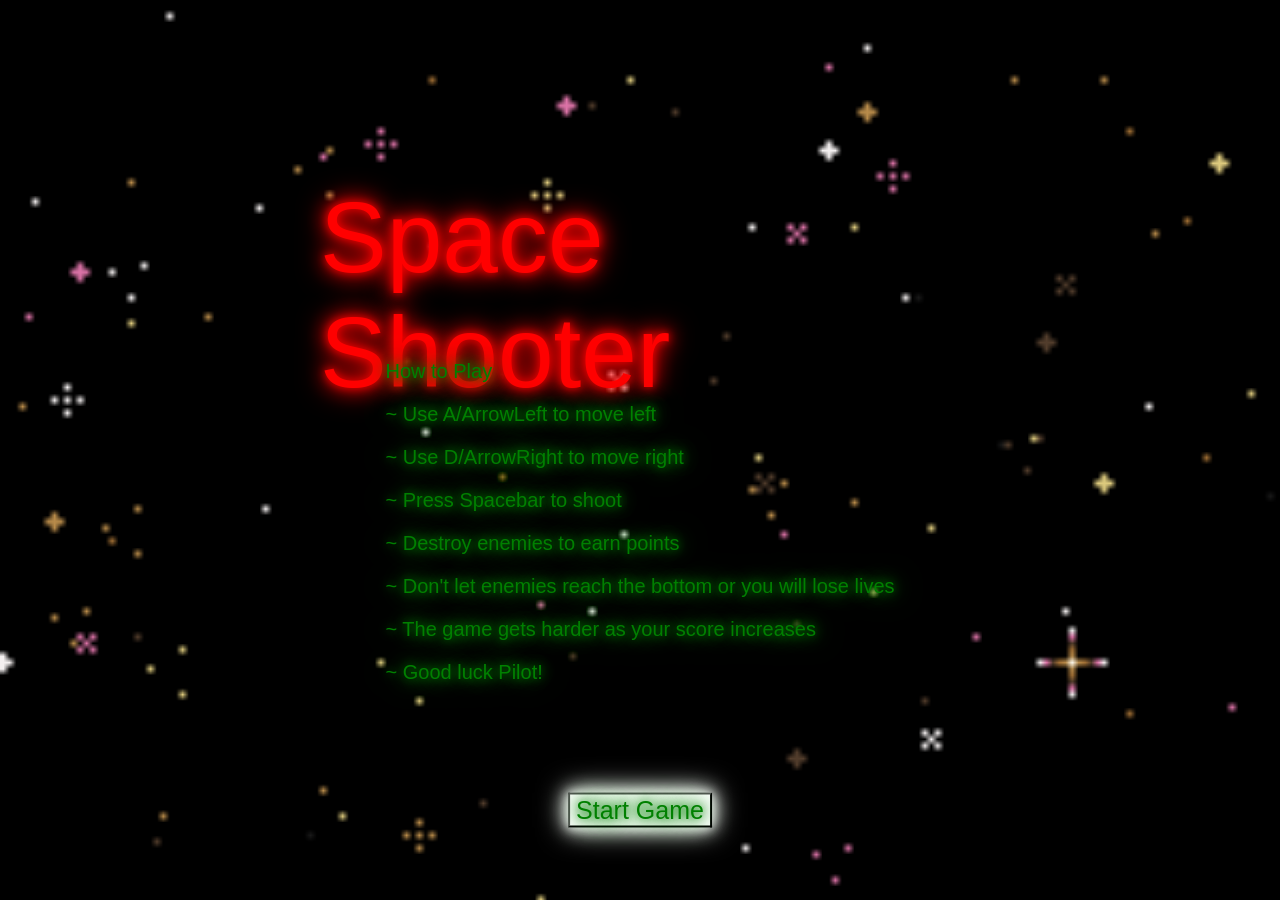
<file: spaceshooter.html>
<!DOCTYPE html>

<html>
    <head>
        <meta charset="utf-8">
        <meta http-equiv="X-UA-Compatible" content="IE=edge">
        <title>space shooter</title>
        <meta name="description" content="">
        <meta name="viewport" content="width=device-width, initial-scale=1">
        <link rel="stylesheet" href="spaceshooterstyle.css">
    </head>
    <body>
        <div id="startScreen">

            <div id="titleText">Space Shooter</div>
            <div id = "howToPlayText"> How to Play
                <p> ~ Use A/ArrowLeft to move left </p>
                <p> ~ Use D/ArrowRight to move right </p>
                <p> ~ Press Spacebar to shoot </p>
                <p> ~ Destroy enemies to earn points </p>
                <p> ~ Don't let enemies reach the bottom or you will lose lives </p>
                <p> ~ The game gets harder as your score increases </p>
                <p> ~ Good luck Pilot! </p>
                </div>
            <button id="startButton">Start Game</button>

        </div>

        <div id = "scoreText">Score: 0</div>

        <div id = "liveText">Lives: 3</div>

        <div id = "gameOverText">Game Over</div>

        <button id = "restartButton">Restart</button>

        <div id="gameArea">

            <div id="player"></div>
        
        </div>
        
        <script src="spaceshooterscript.js" defer></script>
    </body>
</html>
</file>
<file: style.css>
/*Removes default spacing from all elements and includes padding and borders in element size*/
*{
    margin: 0;
    padding: 0;
    box-sizing: border-box;
}

/*Styles the overall page background, text, font and navbar spacing*/
body{
    background-color: #05050a;
    color: white;
    font-family: Ariel, sans-serif;
    padding-top: 70px;
}

/*Styles the navigation bar*/

.custom-navbar{
    background: rgb(5,5,10,0.95);
    border-bottom: 1px solid rgba(0,217,255,0.5);
    backdrop-filter: blur(10px);
}

.navbar-brand{
    color: #00d9ff;
    font-weight: bold;
    letter-spacing: 1px;
    text-shadow: 0 0 10px #00d9ff;
}

.nav-link::after{
    content: "";
    width: 0;
    height: 2px;
    background-color:#00d9ff;
    position: absolute;
    left: 0;
    bottom: 0;
    transition:0.3s;
}

.nav-link:hover::after{
    width: 100%;
}

.nav-link.active::after{
    width: 100%;
}

/*Styles the homepage hero section*/

.hero-section{
    min-height: 90vh;
    background:
    radial-gradient(circle at top left, rgba(0,217,255,0.25), transparent 30%),
    radial-gradient(circle at bottom right, rgba(138,43,226,0.25), transparent 30%),
    linear-gradient(135deg, #070711, #0c1028, #05050a);
    position: relative;
    overflow: hidden;
}

.hero-section::before{
    content: "";
    position: absolute;
    inset: 0;
    background-image:
        linear-gradient(0deg, rgba(255,255,255,0.03) 1px, transparent 1px),
        linear-gradient(90deg, rgba(255,255,255,0.03) 1px, transparent 1px);
    background-size: 20px 20px;
}

.hero-section .container{
    position: relative;
    z-index: 2;
}

.small-heading{
    color: #00d9ff;
    text-transform: uppercase;
    letter-spacing: 3px;
    font-size: 14px;
    margin-bottom: 15px;
}

.hero-section h1{
    font-size: 64px;
    font-weight: 900;
    color: #ffffff;
    text-shadow: 0 0 10px #00d9ff, 0 0 30px rgb(0,217,255,0.8);
}

.hero-section .lead{
    color: #d7d7d7;
    font-size: 22px;
    margin-top: 20px;
}

/*Styles the Buttons*/

.main-btn{
    background: linear-gradient(90deg, #00d9ff, #8a2be2);
    color: white;
    font-weight: bold;
    border: none;
    padding: 13px 30px;
    border-radius: 30px;
    box-shadow: 0 0 20px rgba(0,217,255,0.5);
    transition: 0.3s;
}

.main-btn:hover{
    color: white;
    transform: translateY(-3px) scale(1.03);
    box-shadow: 0 0 30px rgba(0,217,255,0.9);
}

.outline-btn{
    border: 1px solid #00d9ff;
    color: #00d9ff;
    padding: 10px 24px;
    border-radius: 30px;
    transition: 0.3s;
}

.outline-btn:hover{
    background-color: #00d9ff;
    color: black;
    box-shadow: 0 0 20px rgba(0,217,255,0.7)
}

/*Section Styling*/

section{
    position: relative;
}

h2{
    color: white;
    font_weight: bold;
}

h2::after{
    content:"";
    display: block;
    width: 70px;
    height: 3px;
    background: linear-gradient(90deg, #00d9ff, #8a2be2);
    margin-top: 10px;
}

.text-center h2::after{
    margin: 10px auto 0;
}

h2.text-center::after{
    margin: 10px auto 0;
}

/*Information Box Styling*/

.info-box{
    background: rgb(20, 20, 33);
    border: 1px solid rgba(0,217,255,0.6);
    border-radius: 20px;
    padding: 35px;
    box-shadow: 0 0 25px rgba(0,217,255,0.35);
    transition: 0.3s;
}

.info-box:hover{
    transform: translateY(-5px);
    box-shadow: 0 0 30px rgba(0,217,255,0.45)
}

.info-box h3{
    color: #00d9ff;
}

.info-box p{
    color: white;
}

/*Skills Section Styling*/

.skill-card{
    background: linear-gradient(145deg, #10101a, #08080d);
    border: 1px solid rgba(0,217,255,0.45);
    border-radius: 20px;
    padding: 30px 20px;
    min-height: 180px;
    text-align: center;
    transition: 0.3s;
    position: relative;
    overflow: hidden;
}

.skill-card::before{
    content:"";
    position: absolute;
    width: 80px;
    height: 80px;
    background: rgba(0,217,255,0.15);
    border-radius: 50%;
    top: -30px;
    right: -30px;
}

.skill-card h4{
    color: #00d9ff;
    font-weight: bold;
    margin-bottom: 12px;
}

.skill-card p{
    color: #cfcfcf;
}

.skill-card::hover{
    transform: translateY(-10px);
    border-color: #00d9ff;
    box-shadow: 0 0 25px rgba(0,217,255,0.45);
}

/*Footer Styling*/

footer{
    background-color: #030306;
    color: #aaa;
    border-top: 1px solid rgba(0,217,255,0.5);
}

footer p{
    margin: 0;
}

/*Changes Styling dependant on Screen*/

@media screen and (max-width: 768px){

    .hero-section h1{
        font-size: 40px;
    }

    .hero-section .lead{
        font-size: 18px;
    }

    .hero-section{
        min-height: 75vh;
    }

    .nav-link{
        margin-left: 0;
        margin-top: 10px;
    }
}

/* PRODUCT PAGE STYLING*/

/*Styles the projects page hero section*/

.projects-hero {
    padding: 150px 8% 70px;
    text-align: center;
}

.projects-label {
    margin-bottom: 12px;
    font-size: 15px;
    font-weight: bold;
    letter-spacing: 3px;
    text-transform: uppercase;
    color: #8c7bff;
    text-shadow: 0 0 10px #8c7bff, 0 0 30px #7560fc
}

.projects-hero h1 {
    font-size: 64px;
    font-weight: 900;
    color: #ffffff;
    text-shadow: 0 0 10px #00d9ff, 0 0 30px rgb(0,217,255,0.8);
}

/*Styles the introductory paragraph*/

.projects-introduction {
    max-width: 550px;
    margin: 0 auto;
    color: white;
}

.projects-section {
    padding: 20px 8% 100px;
}

/*Creates a two-column grid for the project cards*/

.projects-grid {
    max-width: 1200px;
    margin: 0 auto;
    display: grid;
    grid-template-columns: repeat(2, minmax(0, 1fr));
    gap: 35px;
}

/*Styles project cards*/

.project-card {
    overflow: hidden;
    background-color: #15151d;
    border: 1px solid rgba(255, 255, 255, 0.08);
    border-radius: 20px;
    transition:
        transform 0.3s ease,
        border-color 0.3s ease,
        box-shadow 0.3s ease;
}

.project-card:hover {
    transform: translateY(-8px);
    border-color: rgba(140, 123, 255, 0.55);
    box-shadow: 0 20px 45px rgba(0, 0, 0, 0.35);
}

/* Styles the project videos */

.project-video {
    height: 300px;
    overflow: hidden;
    position: relative;
    background-color: #08080d;
    border-bottom: 1px solid rgba(0, 217, 255, 0.25);
}

.project-video video {
    width: 100%;
    height: 100%;
    display: block;
    object-fit: fill;
    transition:
        transform 0.4s ease,
        filter 0.4s ease;
}

.project-card:hover .project-video video {
    transform: scale(1.04);
    filter: brightness(1.1);
}

.project-content {
    padding: 30px;
}

/*Styles the project card content*/

.project-content h2 {
    margin-bottom: 15px;
    font-size: 28px;
    text-shadow: 0 0 10px rgba(140, 123, 255, 0.55),
                 0 0 10px rgba(140, 123, 255, 0.55),
                 0 0 30px rgba(140, 123, 255, 0.55)
}

.project-content h3 {
    margin-bottom: 15px;
    font-size: 15px;
}

.project-description {
    margin-bottom: 22px;
    line-height: 1.7;
    color: #a8a8b3;
}

.project-tags {
    margin-bottom: 24px;
    gap: 9px;
}

.project-tags span {
    padding: 7px 12px;
    font-size: 15px;
    color: #c9c2ff;
    background-color: rgba(140, 123, 255, 0.12);
    border: 1px solid rgba(140, 123, 255, 0.25);
    border-radius: 20px;
}

.project-features {
    margin-bottom: 27px;
}

.project-features p {
    position: relative;
    margin-bottom: 10px;
    padding-left: 20px;
    font-size: 14px;
    color: #bcbcc5;
}

.project-features p::before {
    content: "•";
    position: absolute;
    left: 2px;
    color: #8c7bff;
}

.project-button {
    padding: 12px 20px;
    display: inline-block;
    font-size: 0.9rem;
    font-weight: bold;
    text-decoration: none;
    border-radius: 8px;
    transition:
        transform 0.25s ease,
        background-color 0.25s ease,
        border-color 0.25s ease;
}

.project-button:hover {
    transform: translateY(-2px);
}

.primary-button {
    color: white;
    background-color: #7c68ff;
    border: 1px solid #7c68ff;
}

/* Changes the main project button colour when hovered */
.primary-button:hover {
    background-color: #9383ff;
    border-color: #9383ff;
}

/* Changes Styling dependant on Screen*/

@media (max-width: 850px) {
    .projects-grid {
        grid-template-columns: 1fr;
    }
}

@media (max-width: 600px) {

    .projects-hero {
        padding: 120px 6% 55px;
    }

    .projects-section {
        padding: 10px 6% 70px;
    }

    .project-image {
        height: 220px;
    }

    .project-content {
        padding: 23px;
    }

    .project-links {
        flex-direction: column;
    }

    .project-button {
        width: 100%;
        text-align: center;
    }
}

/*ABOUT PAGE STYLING*/

/* Styles the main hero */

.about-hero {
    min-height: 55vh;
    padding: 100px 8% 70px;
    display: flex;
    align-items: center;
    text-align: center;

    background:
        radial-gradient(
            circle at top left,
            rgba(0, 217, 255, 0.25),
            transparent 30%
        ),
        radial-gradient(
            circle at bottom right,
            rgba(138, 43, 226, 0.25),
            transparent 30%
        ),
        linear-gradient(
            135deg,
            #070711,
            #0c1028,
            #05050a
        );

    position: relative;
    overflow: hidden;
}

.about-hero::before {
    content: "";
    position: absolute;
    inset: 0;

    background-image:
        linear-gradient(
            0deg,
            rgba(255, 255, 255, 0.03) 1px,
            transparent 1px
        ),
        linear-gradient(
            90deg,
            rgba(255, 255, 255, 0.03) 1px,
            transparent 1px
        );

    background-size: 20px 20px;
    pointer-events: none;
}

.about-hero .container {
    position: relative;
    z-index: 2;
}

.about-label {
    margin-bottom: 12px;
    color: #00d9ff;
    font-size: 14px;
    font-weight: bold;
    letter-spacing: 3px;
    text-transform: uppercase;
}

/* Styles the main About page */
.about-hero h1 {
    margin-bottom: 20px;
    color: white;
    font-size: clamp(44.8px, 7vw, 80px);
    font-weight: 900;

    text-shadow:
        0 0 10px #00d9ff,
        0 0 30px rgba(0, 217, 255, 0.8);
}

.about-introduction {
    max-width: 680px;
    margin: 0 auto;
    color: #d7d7d7;
    font-size: 20px;
    line-height: 1.8;
}

.about-section {
    padding: 100px 0;
    background-color: #05050a;
}

.about-image-container {
    max-width: 420px;
    margin: 0 auto;
    position: relative;
}

/* Styles the portrait image */

.about-image {
    width: 100%;
    min-height: 450px;
    display: block;
    object-fit: cover;

    border: 2px solid rgba(0, 217, 255, 0.6);
    border-radius: 25px;

    position: relative;
    z-index: 2;

    box-shadow:
        0 0 25px rgba(0, 217, 255, 0.25),
        0 0 50px rgba(138, 43, 226, 0.15);
}

.image-glow {
    width: 85%;
    height: 85%;
    position: absolute;
    right: -20px;
    bottom: -20px;

    background: linear-gradient(
        135deg,
        rgba(0, 217, 255, 0.45),
        rgba(138, 43, 226, 0.45)
    );

    border-radius: 25px;
    filter: blur(20px);
    opacity: 0.5;
}

/* Styles the heading in the About content */
.about-content h2 {
    margin-bottom: 25px;
    font-size: 38px;
    font-weight: bold;
    text-shadow: 0 0 10 rgba(0, 217, 255, 0.45),
                 0 0 10 rgba(0, 217, 255, 0.45),
                 0 0 30 rgba(0, 217, 255, 0.45);
}

.about-content p {
    margin-bottom: 18px;
    color: #cfcfcf;
    font-size: 17px;
    line-height: 1.8;
}

/* Styles Deials box */
.about-details {
    margin: 30px 0;
    display: grid;
    grid-template-columns: repeat(2, 1fr);
    gap: 16px;
}

.about-detail {
    padding: 16px;
    display: flex;
    flex-direction: column;

    background: linear-gradient(
        145deg,
        #10101a,
        #08080d
    );

    border: 1px solid rgba(0, 217, 255, 0.35);
    border-radius: 12px;
}

.detail-title {
    margin-bottom: 5px;
    color: #00d9ff;
    font-size: 13px;
    font-weight: bold;
    letter-spacing: 1px;
    text-transform: uppercase;
}

.detail-text {
    color: #ffffff;
    font-size: 15px;
}

/* Styles the about cards section */
.about-cards-section {
    padding: 100px 0;
    background:
        linear-gradient(
            135deg,
            #070711,
            #0b0d1d,
            #05050a
        );
}

.about-card {
    height: 100%;
    padding: 32px;

    background: linear-gradient(
        145deg,
        #10101a,
        #08080d
    );

    border: 1px solid rgba(0, 217, 255, 0.4);
    border-radius: 20px;

    position: relative;
    overflow: hidden;

    transition:
        transform 0.3s ease,
        border-color 0.3s ease,
        box-shadow 0.3s ease;
}

.about-card:hover {
    transform: translateY(-8px);
    border-color: #00d9ff;

    box-shadow:
        0 0 30px rgba(0, 217, 255, 0.3);
}

.about-card-number {
    margin-bottom: 20px;
    color: rgba(0, 217, 255, 0.25);
    font-size: 46px;
    font-weight: 900;
}

.about-card h3 {
    margin-bottom: 15px;
    color: #00d9ff;
    font-size: 23px;
}

.about-card p {
    margin: 0;
    color: #cfcfcf;
    line-height: 1.7;
}

/* Styles the Tools and Engines Section */

.tools-section {
    padding: 100px 0;
    background-color: #05050a;
}


.tools-list {
    max-width: 900px;
    margin: 0 auto;
    display: flex;
    flex-wrap: wrap;
    justify-content: center;
    gap: 15px;
}


.tools-list span {
    padding: 12px 22px;

    color: #d7d7d7;
    background: linear-gradient(
        145deg,
        #10101a,
        #08080d
    );

    border: 1px solid rgba(0, 217, 255, 0.45);
    border-radius: 30px;

    transition:
        transform 0.3s ease,
        color 0.3s ease,
        border-color 0.3s ease,
        box-shadow 0.3s ease;
}

.tools-list span:hover {
    color: #ffffff;
    transform: translateY(-4px);
    border-color: #00d9ff;

    box-shadow:
        0 0 18px rgba(0, 217, 255, 0.35);
}

/* Changes Style dependaing on Screen */

@media screen and (max-width: 991px) {
    .about-content {
        text-align: center;
    }

    .about-content h2::after {
        margin-left: auto;
        margin-right: auto;
    }

    .about-details {
        text-align: left;
    }
}

@media screen and (max-width: 600px) {
    .about-hero {
        min-height: 45vh;
        padding: 80px 6% 55px;
    }

    .about-introduction {
        font-size: 17px;
    }

    .about-section {
        padding: 70px 0;
    }

    .about-cards-section {
        padding: 70px 0;
    }

    .tools-section {
        padding: 70px 0;
    }

    .about-image {
        min-height: 340px;
    }

    .about-content h2 {
        font-size: 30px;
    }

    .about-details {
        grid-template-columns: 1fr;
    }

    .tools-list span {
        padding: 10px 17px;
        font-size: 14px;
    }
}

/*CONTACT PAGE STYLING*/


/*Styles the Hero Section*/

.contact-hero {
    min-height: 55vh;
    padding: 100px 8% 70px;
    display: flex;
    align-items: center;
    text-align: center;

    background:
        radial-gradient(
            circle at top left,
            rgba(0, 217, 255, 0.25),
            transparent 30%
        ),
        radial-gradient(
            circle at bottom right,
            rgba(138, 43, 226, 0.25),
            transparent 30%
        ),
        linear-gradient(
            135deg,
            #070711,
            #0c1028,
            #05050a
        );

    position: relative;
    overflow: hidden;
}

.contact-hero::before {
    content: "";
    position: absolute;
    inset: 0;

    background-image:
        linear-gradient(
            0deg,
            rgba(255, 255, 255, 0.03) 1px,
            transparent 1px
        ),
        linear-gradient(
            90deg,
            rgba(255, 255, 255, 0.03) 1px,
            transparent 1px
        );

    background-size: 20px 20px;
    pointer-events: none;
}

.contact-hero .container {
    position: relative;
    z-index: 2;
}

.contact-label {
    margin-bottom: 12px;
    color: #00d9ff;
    font-size: 14px;
    font-weight: bold;
    letter-spacing: 3px;
    text-transform: uppercase;
}

.contact-hero h1 {
    margin-bottom: 20px;
    color: white;
    font-size: clamp(44.8px, 7vw, 80px);
    font-weight: 900;

    text-shadow:
        0 0 10px #00d9ff,
        0 0 30px rgba(0, 217, 255, 0.8);
}

.contact-introduction {
    max-width: 700px;
    margin: 0 auto;
    color: #d7d7d7;
    font-size: 20px;
    line-height: 1.8;
}


/*Styles the Information Section*/

.contact-section {
    padding: 100px 0;
    background-color: #05050a;
}

.contact-information h2 {
    margin-bottom: 25px;
    color: white;
    font-size: 38px;
    font-weight: bold;
}

.contact-description {
    margin-bottom: 35px;
    color: #cfcfcf;
    font-size: 17px;
    line-height: 1.8;
}


/*Styles the details cards*/

.contact-detail-card {
    margin-bottom: 18px;
    padding: 20px;
    display: flex;
    align-items: center;
    gap: 18px;

    background: linear-gradient(
        145deg,
        #10101a,
        #08080d
    );

    border: 1px solid rgba(0, 217, 255, 0.35);
    border-radius: 15px;

    transition:
        transform 0.3s ease,
        border-color 0.3s ease,
        box-shadow 0.3s ease;
}

.contact-detail-card:hover {
    transform: translateX(6px);
    border-color: #00d9ff;

    box-shadow:
        0 0 20px rgba(0, 217, 255, 0.25);
}

.contact-icon {
    width: 52px;
    height: 52px;
    flex-shrink: 0;
    display: flex;
    align-items: center;
    justify-content: center;

    color: #ffffff;
    background: linear-gradient(
        135deg,
        #00d9ff,
        #8a2be2
    );

    border-radius: 50%;
    font-size: 15px;
    font-weight: bold;

    box-shadow:
        0 0 15px rgba(0, 217, 255, 0.4);
}

.contact-detail-title {
    margin: 0 0 4px;
    color: #00d9ff;
    font-size: 13px;
    font-weight: bold;
    letter-spacing: 1px;
    text-transform: uppercase;
}

.contact-detail-text {
    margin: 0;
    color: #ffffff;
}

.contact-detail-link {
    color: #ffffff;
    text-decoration: none;
    transition: color 0.3s ease;
}

.contact-detail-link:hover {
    color: #00d9ff;
}


/*Styles the Contact Form*/

.contact-form-container {
    padding: 40px;

    background: linear-gradient(
        145deg,
        #10101a,
        #08080d
    );

    border: 1px solid rgba(0, 217, 255, 0.45);
    border-radius: 22px;

    box-shadow:
        0 0 30px rgba(0, 217, 255, 0.15);
}

.contact-form-container h2 {
    margin-bottom: 10px;
    color: white;
    font-size: 32px;
    font-weight: bold;
}

.contact-form-container > p {
    margin-bottom: 30px;
    color: #bcbcbc;
}

.contact-form label {
    margin-bottom: 9px;
    display: block;
    color: #00d9ff;
    font-size: 14px;
    font-weight: bold;
}

.contact-form input {
    width: 100%;
    padding: 14px 16px;

    color: #ffffff;
    background-color: #08080d;

    border: 1px solid rgba(255, 255, 255, 0.15);
    border-radius: 10px;
    outline: none;

    transition:
        border-color 0.3s ease,
        box-shadow 0.3s ease;
}

.contact-form textarea {
    width: 100%;
    padding: 14px 16px;

    color: #ffffff;
    background-color: #08080d;

    border: 1px solid rgba(255, 255, 255, 0.15);
    border-radius: 10px;
    outline: none;

    transition:
        border-color 0.3s ease,
        box-shadow 0.3s ease;
}

.contact-form input::placeholder {
    color: #72727c;
}

.contact-form textarea::placeholder {
    color: #72727c;
}

.contact-form input:focus {
    border-color: #00d9ff;

    box-shadow:
        0 0 12px rgba(0, 217, 255, 0.25);
}

.contact-form textarea:focus {
    border-color: #00d9ff;

    box-shadow:
        0 0 12px rgba(0, 217, 255, 0.25);
}

.contact-form textarea {
    resize: vertical;
    min-height: 160px;
}


/*Styles the submit button*/

.contact-submit-button {
    width: 100%;
    padding: 14px 30px;

    color: white;
    background: linear-gradient(
        90deg,
        #00d9ff,
        #8a2be2
    );

    border: none;
    border-radius: 30px;

    font-weight: bold;

    box-shadow:
        0 0 20px rgba(0, 217, 255, 0.4);

    transition:
        transform 0.3s ease,
        box-shadow 0.3s ease;
}

.contact-submit-button:hover {
    transform: translateY(-3px);

    box-shadow:
        0 0 30px rgba(0, 217, 255, 0.7);
}


/*Changes styling based on screen*/

@media screen and (max-width: 991px) {
    .contact-information {
        text-align: center;
    }

    .contact-information h2::after {
        margin-left: auto;
        margin-right: auto;
    }

    .contact-detail-card {
        text-align: left;
    }

    .contact-availability {
        text-align: left;
    }
}

@media screen and (max-width: 600px) {
    .contact-hero {
        min-height: 45vh;
        padding: 80px 6% 55px;
    }

    .contact-introduction {
        font-size: 17px;
    }

    .contact-section {
        padding: 70px 0;
    }

    .contact-information h2 {
        font-size: 30px;
    }

    .contact-form-container {
        padding: 25px 20px;
    }

    .contact-detail-card {
        padding: 16px;
    }

    .contact-icon {
        width: 45px;
        height: 45px;
    }
}


/*Scroll Reveal Animation*/

.reveal {
    opacity: 0;
    transform: translateY(40px);
    transition: opacity 0.8s ease, transform 0.8s ease;
}

.reveal.show {
    opacity: 1;
    transform: translateY(0);
}


/*Welcome Animation*/

#typing-text::after {
    content: "";
    margin-left: 4px;
    color: #00d9ff;
    animation: blink 0.7s infinite;
}

@keyframes blink {
    50% {
        opacity: 0;
    }
}


/*Back To Top Animation*/

#top-button {
    position: fixed;
    right: 25px;
    bottom: 25px;
    width: 48px;
    height: 48px;

    display: none;

    color: white;
    background: linear-gradient(135deg, #00d9ff, #8a2be2);

    border: none;
    border-radius: 50%;

    font-size: 22px;
    cursor: pointer;
    z-index: 1000;

    box-shadow: 0 0 20px rgba(0, 217, 255, 0.5);
    transition: 0.3s;
}

#top-button:hover {
    transform: translateY(-4px);
    box-shadow: 0 0 30px rgba(0, 217, 255, 0.8);
}
</file>
<file: pixelartstyle.css>
/* This is the style sheet for the pixel art cat, it contains the styles for the pixel art and the animations for the different parts of the cat*/
.pixel-art{
    display: flex;
    flex-direction: column; 
    background-color: white;
}
/* This is the row class, it is used to create rows of pixels in the pixel art, it is applied to the divs that contain the pixels*/
.row{
    display: flex;
}
/* This is the size of each pixel in the pixel art, it is applied to the pixels using the pixel class*/
.pixel{
    width: 15px;
    height: 15px;
}
/* These are the different colours used in the pixel art, they are applied to the pixels using classes*/
.black{
    background-color: black;
}

.white{
    background-color: white;
}

.grey{
    background-color: grey;
}

.darkgrey{
    background-color: rgb(84, 84, 84);
}

.pink{
    background-color: rgb(222, 144, 157);
}

.lightgrey{
    background-color: lightgray;
}

.brown{
    background-color: rgb(73, 52, 39);
}

.dark{
    background-color: rgb(50, 50, 50);
}
/*this animation makes the eyes blink every 2 seconds*/
.eye{
    animation : blink 2s infinite;
}
/* This is the tail wag animation*/
.tail{
    animation: wag 0.5s infinite alternate ease-in-out;
}
/* This is the ear animation, it makes the ears move up and down*/
.pixel-art:active .ear1{
    animation: E1 2.5s infinite alternate ease-in-out;
}
/* This is the ear animation, it makes the ears move up and down*/

.pixel-art:active .ear2{
    animation: E2 2.5s infinite alternate ease-in-out;
}
/* This is the ear animation, it makes the ears move up and down*/
.pixel-art:active .ear3{
    animation: E3 2.5s infinite alternate ease-in-out;
}
/* This is the ear animation, it makes the inner ear dissapear as it moves*/
.pixel-art:active .dissapear{
    animation: dissapear 2.5s infinite alternate ease-in-out;
}
/* This is an ear animation, it changes the colour of the pixels to create the back of the ear*/
.pixel-art:active .changeEar{
    animation: ChangeEar 2.5s infinite alternate ease-in-out;
}
/* This is the tongue animation, it makes the tongue change colour to look like its licking*/
.pixel-art:active .tongue{
    animation:lick 1s infinite alternate ease-in-out;
}
/* This is the mouth animation, it makes the mouth change colour to look like its opening and closing*/
.pixel-art:active .mouth{
    animation:open 1s infinite alternate ease-in-out;
}
/* This is the heart animation, it makes a heart appear above the cat when you click*/
.pixel-art:active .heart{
    animation:pop 1s infinite alternate ease-in-out;
}
/* This is the eyes anaimation keyframes, it makes the eyes blink by changing the background colour of the eye pixels*/
@keyframes blink{
    0%{
        background-color: white;
    }
    20%{
        background-color: black;
    }
    40%{
        background-color: white;
    }
}
/* This is the tail animation keyframes, it makes the tail wag by translating the tail pixels left and right*/
@keyframes wag{
    from{
        transform: translateX(0px);
    }
    to{
        transform: translateX(5px);
    }
}
/* These are the ear animation keyframes, they make the ears move up and down by translating the ear pixels on the y axis*/
@keyframes E1{
   from{
    transform: translateY(0px);
   } 

   to{
    transform: translateY(15px);
   }
}
/* These are the ear animation keyframes, they make the ears move up and down by translating the ear pixels on the y axis*/
@keyframes E2{
    from{
        transform: translateY(0px);
    }
    to{
        transform: translateY(45px);
    }
}
/* These are the ear animation keyframes, they make the ears move up and down by translating the ear pixels on the y axis*/
@keyframes E3{
    from{
        transform: translateY(0px);
    }
    to{
        transform: translateY(75px);
    }
}
/* This is the inner ear animation keyframes, it makes the inner ear dissapear as it moves by translating the pixels on the y axis and changing the background colour to transparent*/
@keyframes dissapear{
    from{
        transform: translateY(0px);
    }

    to {
        transform: translateY(75px);
        background-color: transparent;
    }

}
/* This is the ear animation keyframes, it changes the colour of the pixels to create the back of the ear as it moves by translating the pixels on the y axis and changing the background colour to dark grey*/
@keyframes ChangeEar{
    100%{
        background-color: darkgrey;
    }
    
}
/* This is the tongue animation keyframes, it makes the tongue change colour to look like its licking by changing the background colour of the tongue pixels*/
@keyframes lick{
    from{
        background-color: lightgrey;
    }
    to{
        background-color: rgb(253, 115, 138);
    }
}
/* This is the mouth animation keyframes, it makes the mouth change colour to look like its opening and closing by changing the background colour of the mouth pixels*/
@keyframes open{
    from{
        background-color: lightgrey;
    }
    to{
        background-color: rgb(73, 52, 39);
    }
}
/* This is the heart animation keyframes, it makes a heart appear above the cat when you click by changing the background colour of the heart pixels*/
@keyframes pop{
    from{
        background-color: white;
    }
    to{
        background-color: rgb(255, 0, 0);
    }
}
</file>
<file: spaceshooterstyle.css>
/* style for webpage */
body{
    background-color: black;
    margin: 0;
    padding: 0;
    overflow: hidden;
}

/*style for game area*/
#gameArea{
    width: 100%;
    height: 100vh;
    background-image: url(sprites/spaceBackground.png);
    background-size: cover;
    position: relative;
    overflow: hidden;
}

/*style for start screen*/
#startScreen{
    position: fixed;
    width: 100%;
    height: 100%;
    display: flex;
    background-image: url(sprites/spaceBackground.png);
    background-size: cover;
    flex-direction: column;
    justify-content: center;
    align-items: center;
    z-index: 100;
}

/*style for title text*/
#titleText{
    position: fixed;
    top: 20%;
    left: 50%;
    transform: translateX(-50%);
    color: red;
    font-size: 100px;
    text-shadow: 0 0 10px red,
                 0 0 20px red,
                 0 0 30px red;
    font-family: Arial, sans-serif;
    z-index: 10;
}

/*style for instructions text*/
#howToPlayText{
    position: fixed;
    top: 40%;
    left: 50%;
    transform: translateX(-50%);
    color: green;
    font-size: 20px;
    text-shadow: 0 0 10px green,
                 0 0 20px green,
                 0 0 30px green;
    font-family: Arial, sans-serif;
    z-index: 10;
}

/*style for start button*/
#startButton{
    position: fixed;
    top: 90%;
    left: 50%;
    transform: translate(-50%, -50%);
    background-color: white;
    color: green;
    text-shadow: 0 0 10px green,
                 0 0 20px green,
                 0 0 30px green;
    box-shadow: 0 0 10px white,
                0 0 20px white,
                0 0 30px white;
    font-size: 25px;
    cursor: pointer;
}

/*style for score and lives text*/
#scoreText{
    position: fixed;
    top: 20px;
    left: 20px;
    color: rgb(0, 135, 0);
    text-shadow: 0 0 10px rgb(0, 135, 0),
                 0 0 20px rgb(0, 135, 0),
                 0 0 30px rgb(0, 135, 0);
    font-size: 30px;
    font-family: Arial, sans-serif;
    z-index: 10;
}

/*style for live text*/
#liveText{
    position: fixed;
    top: 20px;
    right: 20px;
    color: green;
    text-shadow: 0 0 10px green,
                 0 0 20px green,
                 0 0 30px green;
    font-size: 30px;
    font-family: Arial, sans-serif;
    z-index: 10;
}

/*style for game over text*/
#gameOverText{
    display: none;
    position: fixed;
    top: 50%;
    left: 50%;
    transform: translate(-50%, -50%);
    color: rgb(255, 0, 0);
    text-shadow: 0 0 10px rgb(255, 0, 0),
                 0 0 20px rgb(255, 0, 0),
                 0 0 30px rgb(255, 0, 0);
    font-size: 100px;
    font-family: Arial, sans-serif;
    z-index: 10;
}

/*style for player and enemy*/
#player{
    width: 100px;
    height: 100px;
    background-image: url(sprites/playerSprite.png);
    background-size: cover;
    position: absolute;
    bottom: 50px;
    left: 750px;
    border-radius: 10px;
}

/*style for enemy*/
.enemy{
    width: 150px;
    height: 150px;
    background-image: url(sprites/enemySprite.png);
    background-size: cover;
    position: absolute;
    top: 0;
    border-radius: 10px;
}

/*style for bullet*/
.bullet{
    width: 10px;
    height: 20px;
    background-color: rgb(246, 69, 172);
    background-size: cover;
    position: absolute;
    box-shadow: 0 0 10px rgb(246, 69, 172),
                0 0 20px rgb(246, 69, 172),
                0 0 30px rgb(246, 69, 172);
    border-radius: 5px;
}

/*style for restart button*/
#restartButton{
    display: none;
    position: fixed;
    top: 70%;
    left: 50%;
    transform: translate(-50%, -50%);
    padding: 10px 20px;
    font-size: 20px;
    font-family: Arial, sans-serif;
    background-color: white;
    color: green;
    text-shadow: 0 0 10px green,
                 0 0 20px green,
                 0 0 30px green;
    box-shadow: 0 0 10px white,
                0 0 20px white,
                0 0 30px white;
    border: none;
    border-radius: 5px;
    cursor: pointer;
    z-index: 10;
}
</file>
